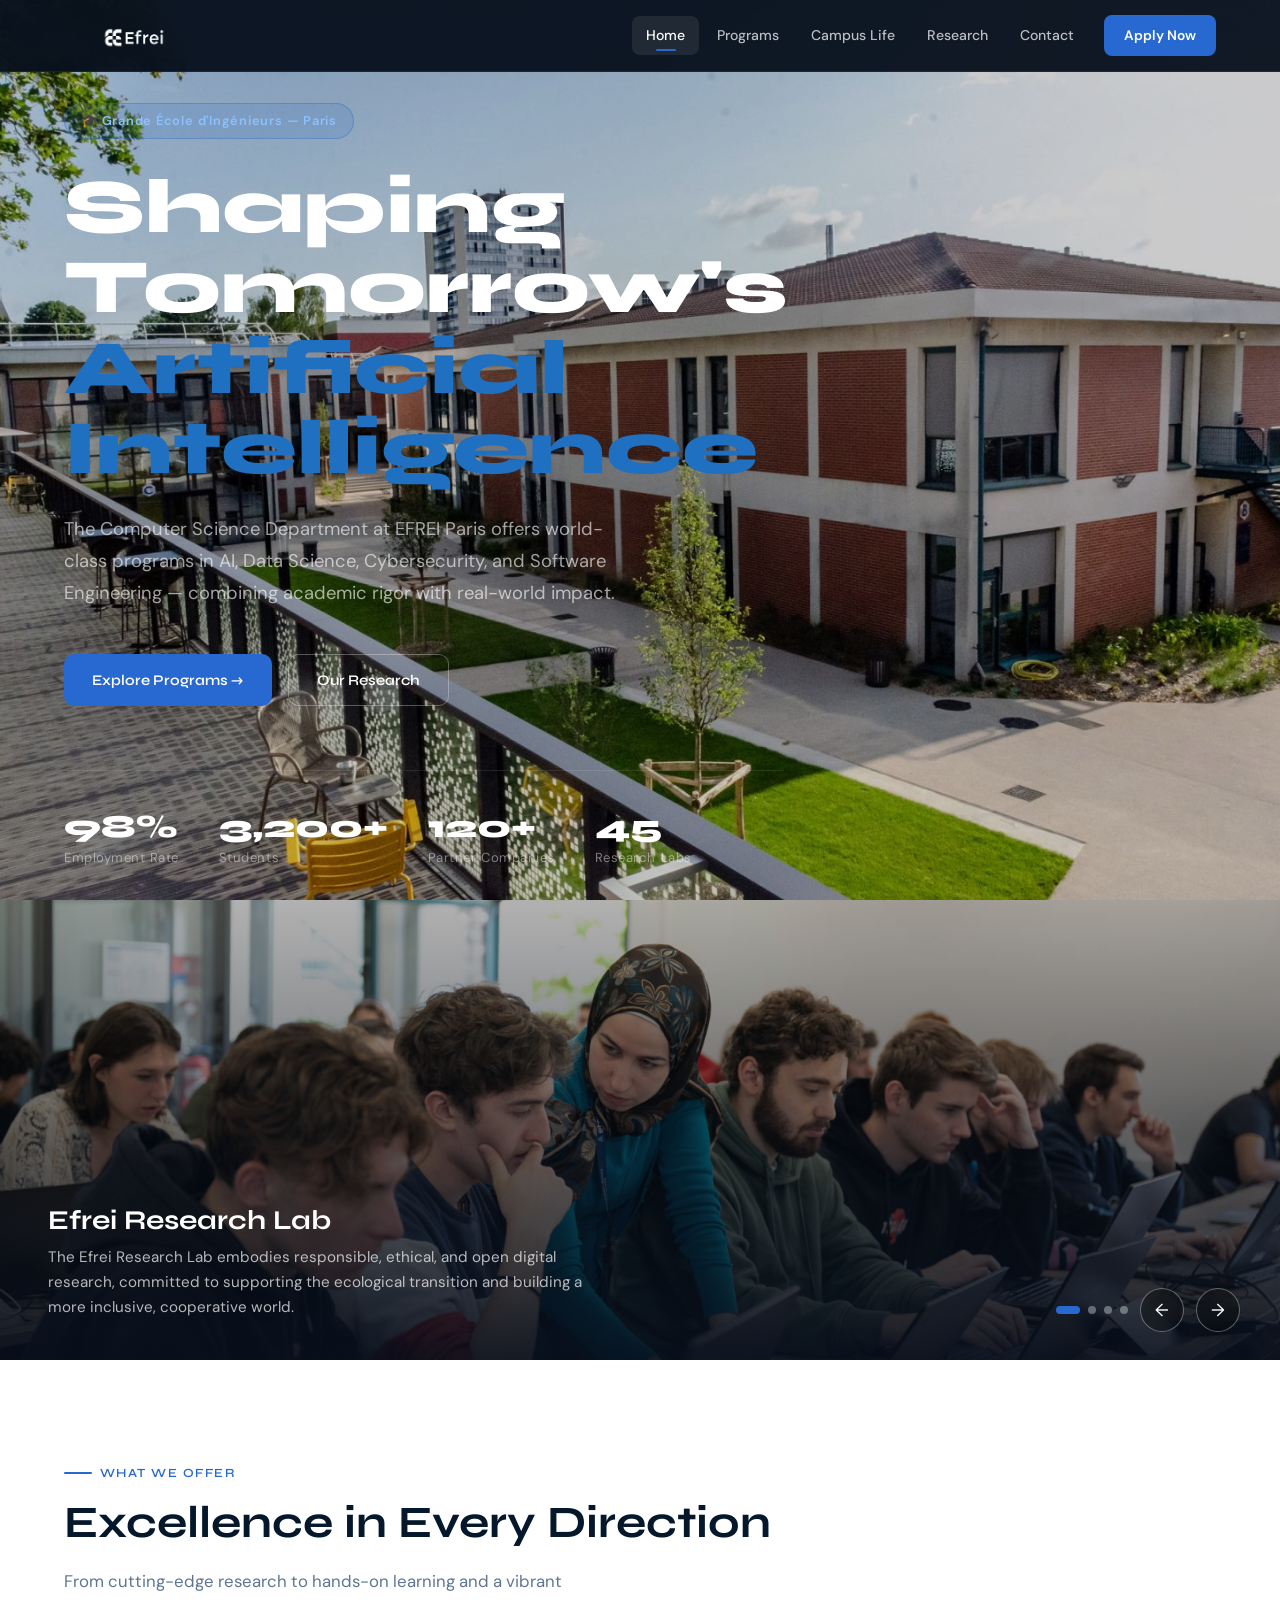
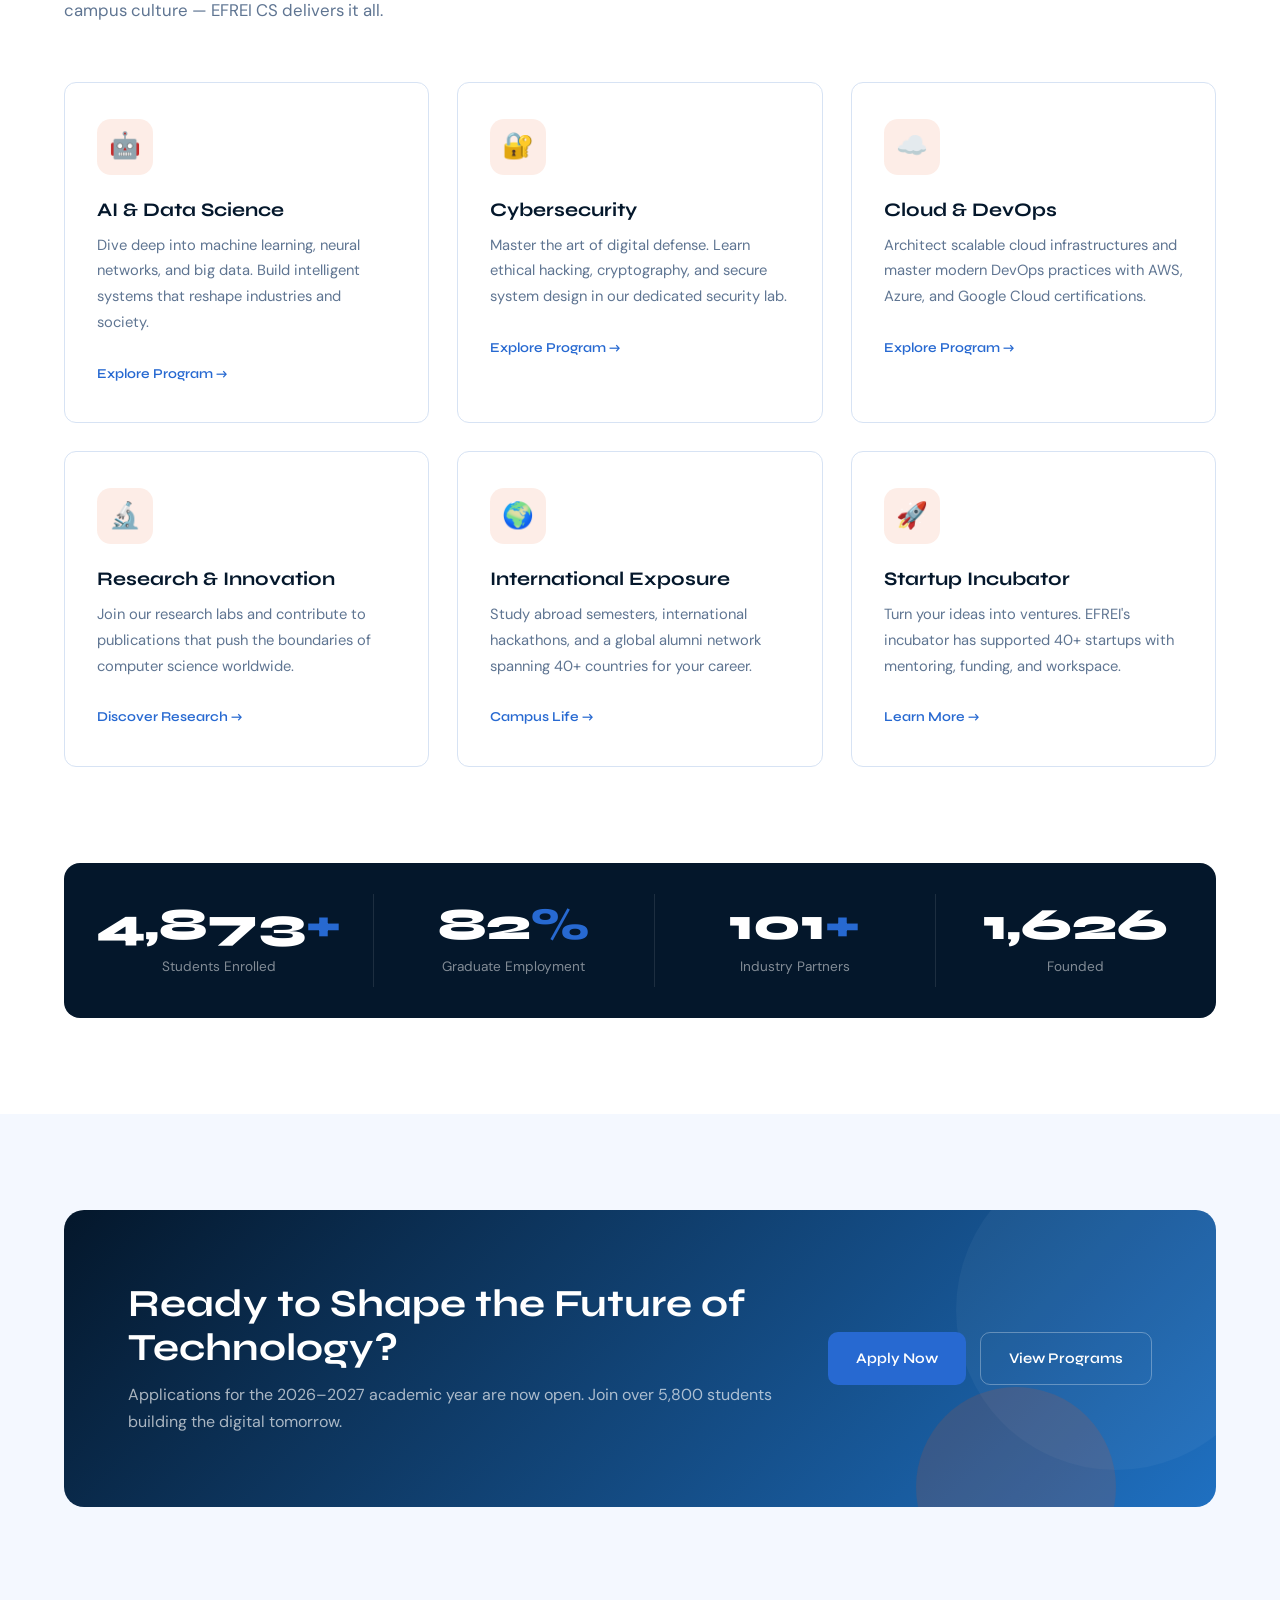
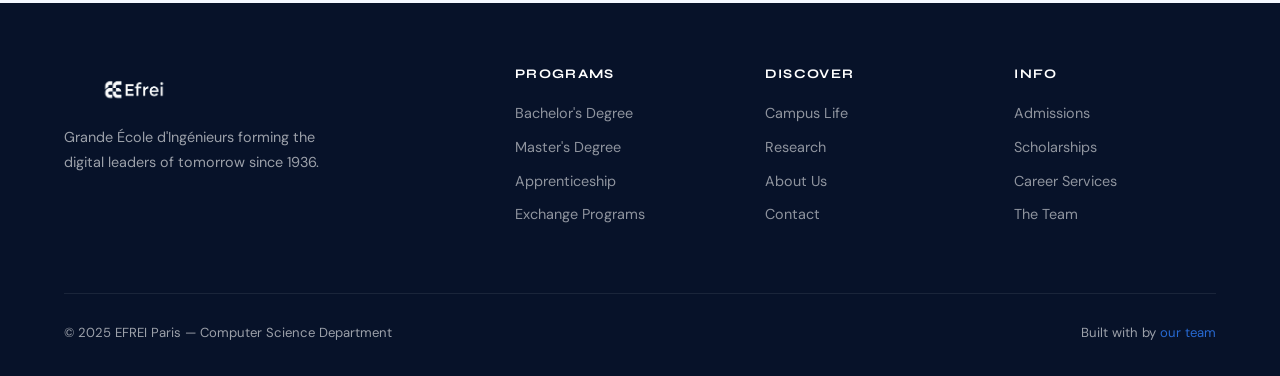
<file: efrei-cs/efrei-cs/html/index.html>
<!DOCTYPE html>
<html lang="en">
<head>
  <meta charset="UTF-8" />
  <meta name="viewport" content="width=device-width, initial-scale=1.0" />
  <title>EFREI — Computer Science Department</title>
  <meta name="description" content="EFREI Paris Computer Science Department — Excellence in AI, Data Science, Cybersecurity, and Software Engineering." />
  <link rel="stylesheet" href="../css/styles.css" />
  <link rel="icon" href="../images/favicon.svg" type="image/svg+xml" />
</head>
<body>

<!-- ═══════════════ HEADER ═══════════════ -->
<header class="site-header" id="siteHeader">
  <div class="container header-inner">
    <a class="logo" href="index.html">
      <div class="logo-mark">CS</div>
      <div class="logo-text">
        <strong>EFREI Paris</strong>
        <span>Computer Science</span>
      </div>
    </a>

    <nav class="main-nav" aria-label="Primary navigation">
      <a class="nav-link" href="index.html">Home</a>
      <a class="nav-link" href="programs.html">Programs</a>
      <a class="nav-link" href="campus-life.html">Campus Life</a>
      <a class="nav-link" href="research.html">Research</a>
      <a class="nav-link" href="contact.html">Contact</a>
      <a class="nav-link nav-cta" href="contact.html">Apply Now</a>
    </nav>

    <button class="hamburger" id="hamburger" aria-label="Open menu" aria-expanded="false">
      <span></span><span></span><span></span>
    </button>
  </div>
</header>

<!-- MOBILE NAV -->
<nav class="mobile-nav" id="mobileNav" aria-label="Mobile navigation">
  <a class="nav-link" href="index.html">Home</a>
  <a class="nav-link" href="programs.html">Programs</a>
  <a class="nav-link" href="campus-life.html">Campus Life</a>
  <a class="nav-link" href="research.html">Research</a>
  <a class="nav-link" href="contact.html">Contact</a>
  <a class="nav-link nav-cta" href="contact.html">Apply Now</a>
</nav>

<!-- ═══════════════ HERO ═══════════════ -->
<section class="hero">
  <div class="hero-bg"></div>
  <div class="hero-media">
    <img src="../images/efrei-campus.jpg" alt="EFREI campus building" />
  </div>
  <div class="hero-grid"></div>
  <div class="container">
    <div class="hero-inner">
      <div class="hero-content">
        <div class="hero-badge">🎓 Grande École d'Ingénieurs — Paris</div>
        <h1 class="hero-title">
          Shaping Tomorrow's<br>
          <em id="typewriter">Engineers</em>
        </h1>
        <p class="hero-sub">
          The Computer Science Department at EFREI Paris offers world-class programs in AI, Data Science, Cybersecurity, and Software Engineering — combining academic rigor with real-world impact.
        </p>
        <div class="hero-actions">
          <a href="programs.html" class="btn btn-primary">Explore Programs →</a>
          <a href="research.html" class="btn btn-secondary">Our Research</a>
        </div>

        <div class="hero-stats">
          <div class="stat-item">
            <div class="stat-num">98%</div>
            <div class="stat-label">Employment Rate</div>
          </div>
          <div class="stat-item">
            <div class="stat-num">3,200+</div>
            <div class="stat-label">Students</div>
          </div>
          <div class="stat-item">
            <div class="stat-num">120+</div>
            <div class="stat-label">Partner Companies</div>
          </div>
          <div class="stat-item">
            <div class="stat-num">45</div>
            <div class="stat-label">Research Labs</div>
          </div>
        </div>
      </div>
    </div>
  </div>
</section>

<!-- ═══════════════ CAROUSEL ═══════════════ -->
<section class="carousel-section">
  <div class="carousel-wrapper" aria-label="Campus highlights">
    <div class="carousel-track" id="carouselTrack">

      <article class="carousel-slide">
        <div class="carousel-slide-bg" style="background: linear-gradient(rgba(0,0,0,0.3), rgba(0,0,0,0.3)), url('../images/efrei-research.jpg'); background-size: cover; background-position: center;"></div>
        <div class="carousel-caption">
          <h3>Efrei Research Lab</h3>
          <p>The Efrei Research Lab embodies responsible, ethical, and open digital research, committed to supporting the ecological transition and building a more inclusive, cooperative world.</p>
        </div>
      </article>

      <article class="carousel-slide">
        <div class="carousel-slide-bg" style="background: linear-gradient(rgba(0,0,0,0.3), rgba(0,0,0,0.3)), url('../images/international-partnership.jpg'); background-size: cover; background-position: center;"></div>
        <div class="carousel-caption">
          <h3>International Partnerships</h3>
          <p>EFREI have a global network of 106 partner institutions across 46 countries. Each year, around 1,300 student exchanges reflect its strong commitment to international mobility and global engagement.</p>
        </div>
      </article>

      <article class="carousel-slide">
        <div class="carousel-slide-bg" style="background: linear-gradient(rgba(0,0,0,0.3), rgba(0,0,0,0.3)), url('../images/campus-life.jpg'); background-size: cover; background-position: center;"></div>
        <div class="carousel-caption">
          <h3>Vibrant Student Community</h3>
          <p>Join 60+ student clubs, hackathons, and tech events. Build lifelong friendships and professional connections.</p>
        </div>
      </article>

      <article class="carousel-slide">
        <div class="carousel-slide-bg" style="background: linear-gradient(rgba(0,0,0,0.3), rgba(0,0,0,0.3)), url('../images/efrei-curriculum.jpg'); background-size: cover; background-position: center;"></div>
        <div class="carousel-caption">
          <h3>Industry-Aligned Curriculum</h3>
          <p>Our curriculum is co-designed with industry leaders ensuring graduates are ready to solve real-world challenges from day one.</p>
        </div>
      </article>

    </div>

    <div class="carousel-controls">
      <div class="carousel-dots">
        <button class="carousel-dot active" aria-label="Slide 1"></button>
        <button class="carousel-dot" aria-label="Slide 2"></button>
        <button class="carousel-dot" aria-label="Slide 3"></button>
        <button class="carousel-dot" aria-label="Slide 4"></button>
      </div>
      <button class="carousel-btn" id="carouselPrev" aria-label="Previous">&#8592;</button>
      <button class="carousel-btn" id="carouselNext" aria-label="Next">&#8594;</button>
    </div>
  </div>
</section>

<!-- ═══════════════ HIGHLIGHTS ═══════════════ -->
<section class="section">
  <div class="container">
    <div class="reveal">
      <div class="section-label">What We Offer</div>
      <h2 class="section-title">Excellence in Every Direction</h2>
      <p class="section-sub">From cutting-edge research to hands-on learning and a vibrant campus culture — EFREI CS delivers it all.</p>
    </div>

    <div class="highlights-grid stagger">
      <div class="highlight-card">
        <div class="highlight-icon">🤖</div>
        <h3>AI & Data Science</h3>
        <p>Dive deep into machine learning, neural networks, and big data. Build intelligent systems that reshape industries and society.</p>
        <a href="programs.html" class="link-arrow">Explore Program →</a>
      </div>

      <div class="highlight-card">
        <div class="highlight-icon">🔐</div>
        <h3>Cybersecurity</h3>
        <p>Master the art of digital defense. Learn ethical hacking, cryptography, and secure system design in our dedicated security lab.</p>
        <a href="programs.html" class="link-arrow">Explore Program →</a>
      </div>

      <div class="highlight-card">
        <div class="highlight-icon">☁️</div>
        <h3>Cloud & DevOps</h3>
        <p>Architect scalable cloud infrastructures and master modern DevOps practices with AWS, Azure, and Google Cloud certifications.</p>
        <a href="programs.html" class="link-arrow">Explore Program →</a>
      </div>

      <div class="highlight-card">
        <div class="highlight-icon">🔬</div>
        <h3>Research & Innovation</h3>
        <p>Join our research labs and contribute to publications that push the boundaries of computer science worldwide.</p>
        <a href="research.html" class="link-arrow">Discover Research →</a>
      </div>

      <div class="highlight-card">
        <div class="highlight-icon">🌍</div>
        <h3>International Exposure</h3>
        <p>Study abroad semesters, international hackathons, and a global alumni network spanning 40+ countries for your career.</p>
        <a href="campus-life.html" class="link-arrow">Campus Life →</a>
      </div>

      <div class="highlight-card">
        <div class="highlight-icon">🚀</div>
        <h3>Startup Incubator</h3>
        <p>Turn your ideas into ventures. EFREI's incubator has supported 40+ startups with mentoring, funding, and workspace.</p>
        <a href="campus-life.html" class="link-arrow">Learn More →</a>
      </div>
    </div>
  </div>
</section>

<!-- ═══════════════ COUNTERS ═══════════════ -->
<section class="section" style="padding: 0 0 96px;">
  <div class="container">
    <div class="counters-grid reveal">
      <div class="counter-item">
        <div class="counter-num" data-target="5800" data-suffix="+">0</div>
        <div class="counter-label">Students Enrolled</div>
      </div>
      <div class="counter-item">
        <div class="counter-num" data-target="98" data-suffix="%">0</div>
        <div class="counter-label">Graduate Employment</div>
      </div>
      <div class="counter-item">
        <div class="counter-num" data-target="120" data-suffix="+">0</div>
        <div class="counter-label">Industry Partners</div>
      </div>
      <div class="counter-item">
        <div class="counter-num" data-target="1936" data-suffix="">0</div>
        <div class="counter-label">Founded</div>
      </div>
    </div>
  </div>
</section>

<!-- ═══════════════ CTA BANNER ═══════════════ -->
<section class="section section--alt">
  <div class="container">
    <div class="cta-banner reveal">
      <div class="cta-text">
        <h2>Ready to Shape the Future of Technology?</h2>
        <p>Applications for the 2026–2027 academic year are now open. Join over 5,800 students building the digital tomorrow.</p>
      </div>
      <div class="cta-actions">
        <a href="contact.html" class="btn btn-primary">Apply Now</a>
        <a href="programs.html" class="btn btn-secondary">View Programs</a>
      </div>
    </div>
  </div>
</section>

<!-- ═══════════════ FOOTER ═══════════════ -->
<footer class="site-footer">
  <div class="container">
    <div class="footer-grid">
      <div class="footer-brand">
        <a class="logo" href="index.html">
          <div class="logo-mark">CS</div>
          <div class="logo-text">
            <strong>EFREI Paris</strong>
            <span>Computer Science</span>
          </div>
        </a>
        <p class="footer-tagline">Grande École d'Ingénieurs forming the digital leaders of tomorrow since 1936.</p>
      </div>

      <div class="footer-col">
        <h4>Programs</h4>
        <a href="programs.html">Bachelor's Degree</a>
        <a href="programs.html">Master's Degree</a>
        <a href="programs.html">Apprenticeship</a>
        <a href="programs.html">Exchange Programs</a>
      </div>

      <div class="footer-col">
        <h4>Discover</h4>
        <a href="campus-life.html">Campus Life</a>
        <a href="research.html">Research</a>
        <a href="about.html">About Us</a>
        <a href="contact.html">Contact</a>
      </div>

      <div class="footer-col">
        <h4>Info</h4>
        <a href="#">Admissions</a>
        <a href="#">Scholarships</a>
        <a href="#">Career Services</a>
        <a href="about.html">The Team</a>
      </div>
    </div>

    <div class="footer-bottom">
      <span>© 2025 EFREI Paris — Computer Science Department</span>
      <span>Built with by <a href="about.html">our team</a></span>
    </div>
  </div>
</footer>

<script src="../js/script.js"></script>
</body>
</html>
</file>
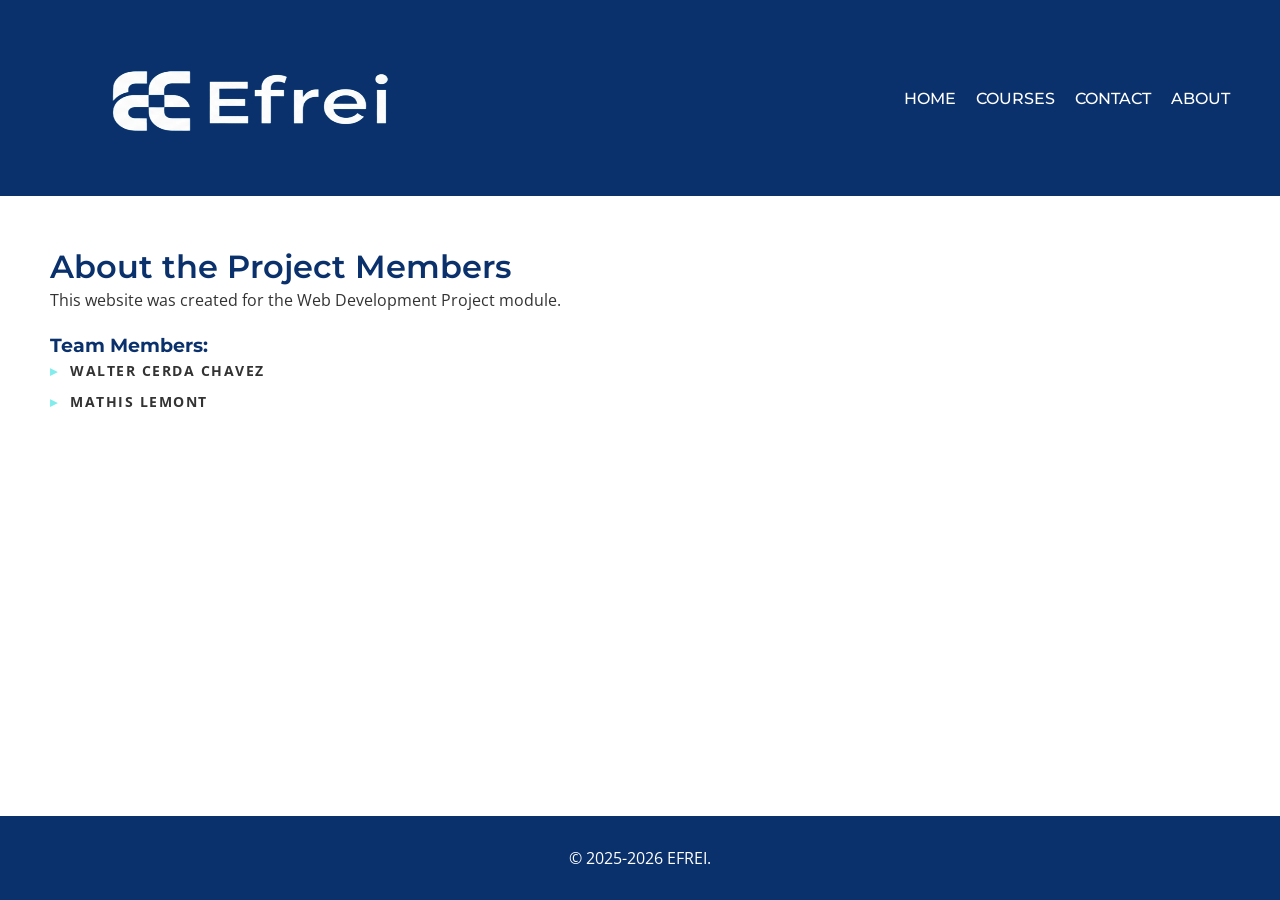
<file: HTML/about.html>
<!DOCTYPE html>
<html lang="en">
<head>
    <meta charset="UTF-8">
    <title>About | Project Team</title>
    <link rel="stylesheet" href="../CSS/style.css">
</head>
<body>
    <header>
        <a href="./index.html"><img width="400" height="150" src="../IMG/EFREI_logo.png" alt="EFREI_logo" /></a>
        <nav>
            <ul>
                <li><a href="./index.html">Home</a></li>
                <li><a href="./courses.html">Courses</a></li>
                <li><a href="./contact.html">Contact</a></li>
                <li><a href="./about.html">About</a></li>
            </ul>
        </nav>
    </header>

    <main style="padding: 50px;">
        <h2>About the Project Members</h2>
        <p>This website was created for the Web Development Project module.</p>
        
        <div style="margin-top: 20px;">
            <h3>Team Members:</h3>
            <ul class="custom-list">
                <li><strong>Walter Cerda Chavez</strong></li>
                <li><strong>Mathis Lemont</strong></li>
            </ul>
        </div>
    </main>

    <footer>
        <p>&copy; 2025-2026 EFREI.</p>
    </footer>
</body>
</html>
</file>
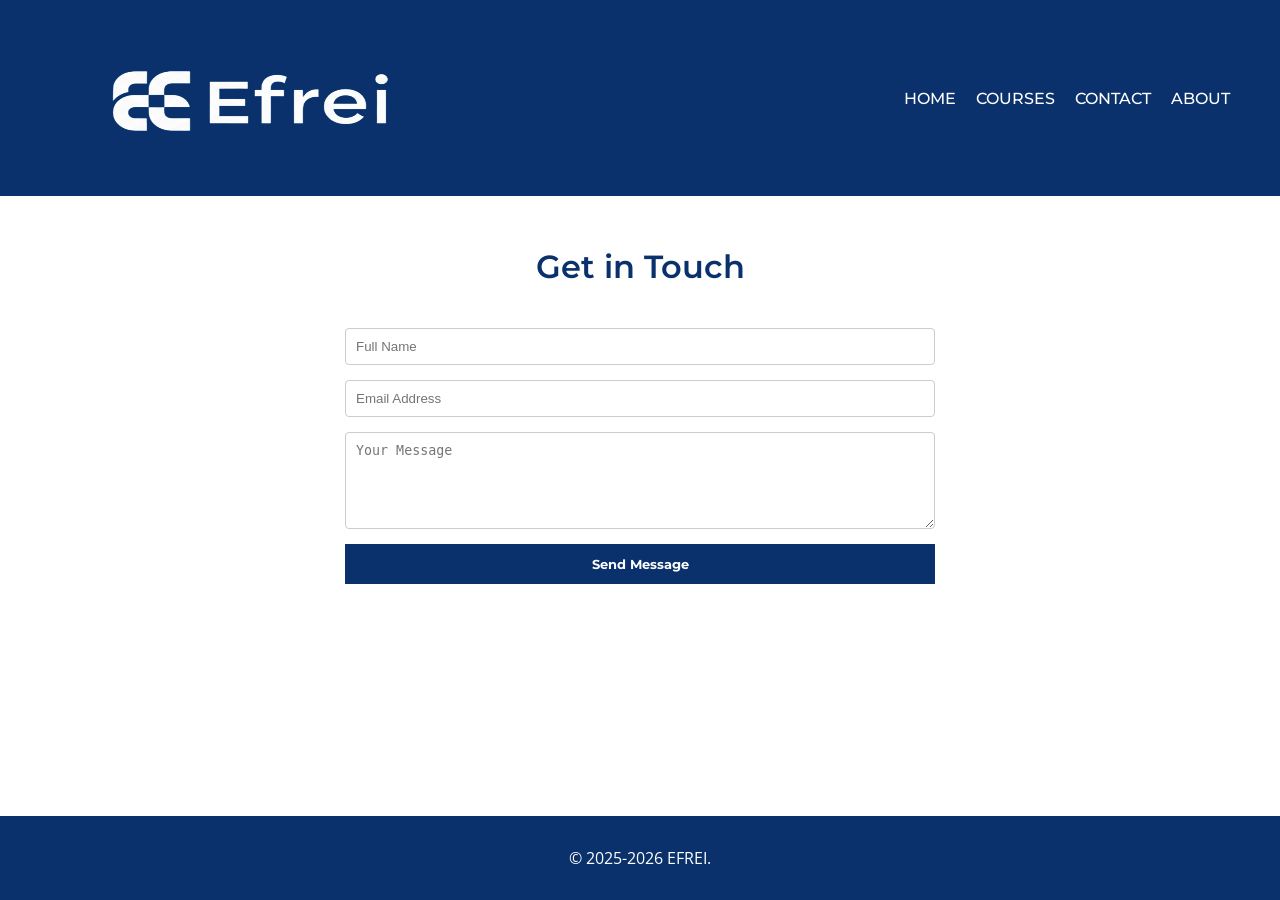
<file: HTML/contact.html>
<!DOCTYPE html>
<html lang="en">
<head>
    <meta charset="UTF-8">
    <title>Contact Us | EFREI</title>
    <link rel="stylesheet" href="../CSS/style.css">
</head>
<body>
    <header>
        <a href="./index.html"><img width="400" height="150" src="../IMG/EFREI_logo.png" alt="EFREI_logo" /></a>
        <nav>
            <ul>
                <li><a href="./index.html">Home</a></li>
                <li><a href="./courses.html">Courses</a></li>
                <li><a href="./contact.html">Contact</a></li>
                <li><a href="./about.html">About</a></li>
            </ul>
        </nav>
    </header>

    <main style="padding: 50px;">
        <h2 style="text-align: center;">Get in Touch</h2>
        <form id="contactForm">
            <input type="text" id="name" placeholder="Full Name" required>
            <input type="email" id="email" placeholder="Email Address" required>
            <textarea id="message" rows="5" placeholder="Your Message" required></textarea>
            <button type="submit">Send Message</button>
        </form>
    </main>

    <footer>
        <p>&copy; 2025-2026 EFREI.</p>
    </footer>
    <script src="../JS/script.js"></script>
</body>
</html>
</file>
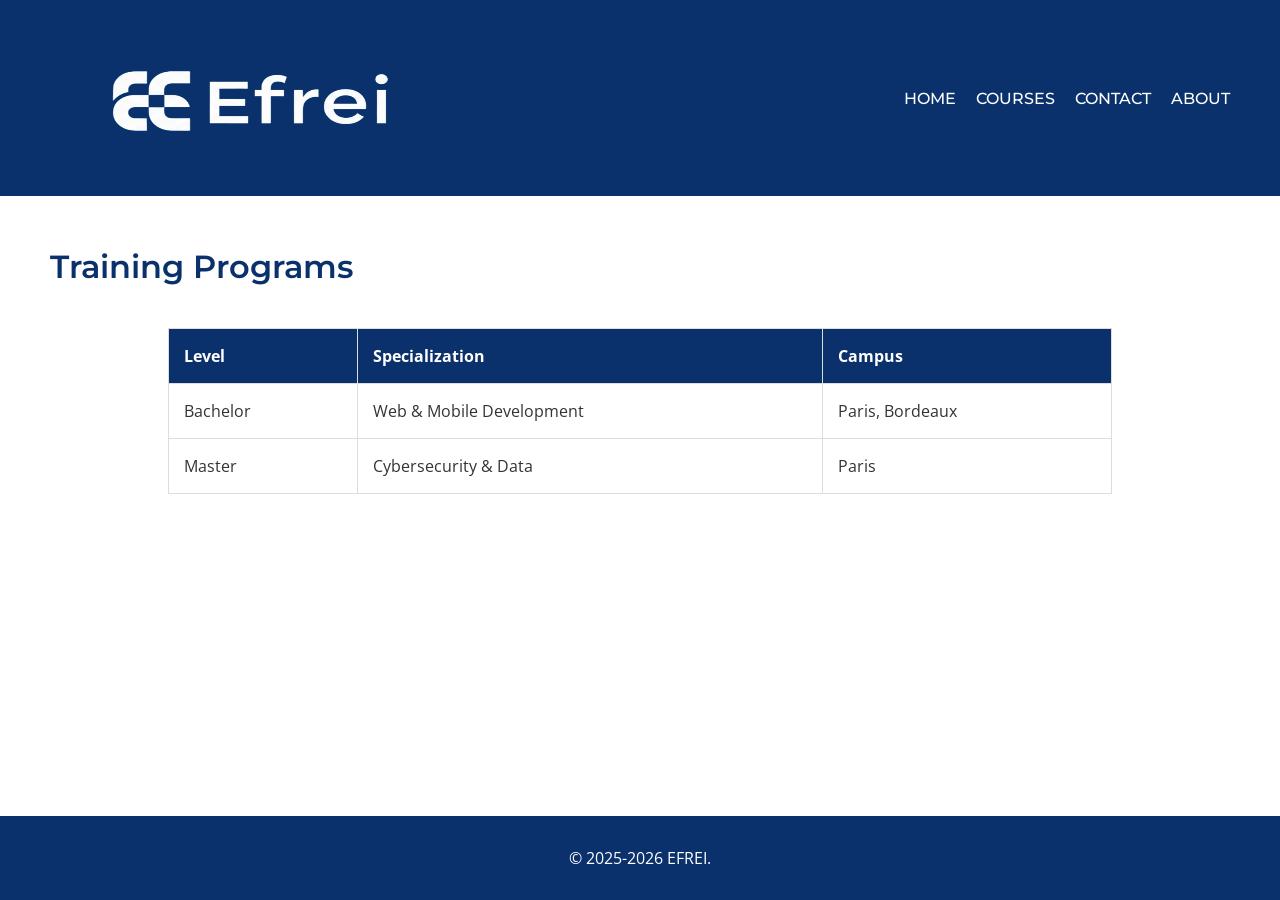
<file: HTML/courses.html>
<!DOCTYPE html>
<html lang="en">
<head>
    <meta charset="UTF-8">
    <title>Courses | EFREI</title>
    <link rel="stylesheet" href="../CSS/style.css">
</head>
<body>
    <header>
        <a href="./index.html"><img width="400" height="150" src="../IMG/EFREI_logo.png" alt="EFREI_logo" /></a>
        <nav>
            <ul>
                <li><a href="./index.html">Home</a></li>
                <li><a href="./courses.html">Courses</a></li>
                <li><a href="./contact.html">Contact</a></li>
                <li><a href="./about.html">About</a></li>
            </ul>
        </nav>
    </header>

    <main style="padding: 50px;">
        <h2>Training Programs</h2>
        <table>
            <thead>
                <tr>
                    <th>Level</th>
                    <th>Specialization</th>
                    <th>Campus</th>
                </tr>
            </thead>
            <tbody>
                <tr>
                    <td>Bachelor</td>
                    <td>Web & Mobile Development</td>
                    <td>Paris, Bordeaux</td>
                </tr>
                <tr>
                    <td>Master</td>
                    <td>Cybersecurity & Data</td>
                    <td>Paris</td>
                </tr>
            </tbody>
        </table>
    </main>

    <footer>
        <p>&copy; 2025-2026 EFREI.</p>
    </footer>
</body>
</html>
</file>
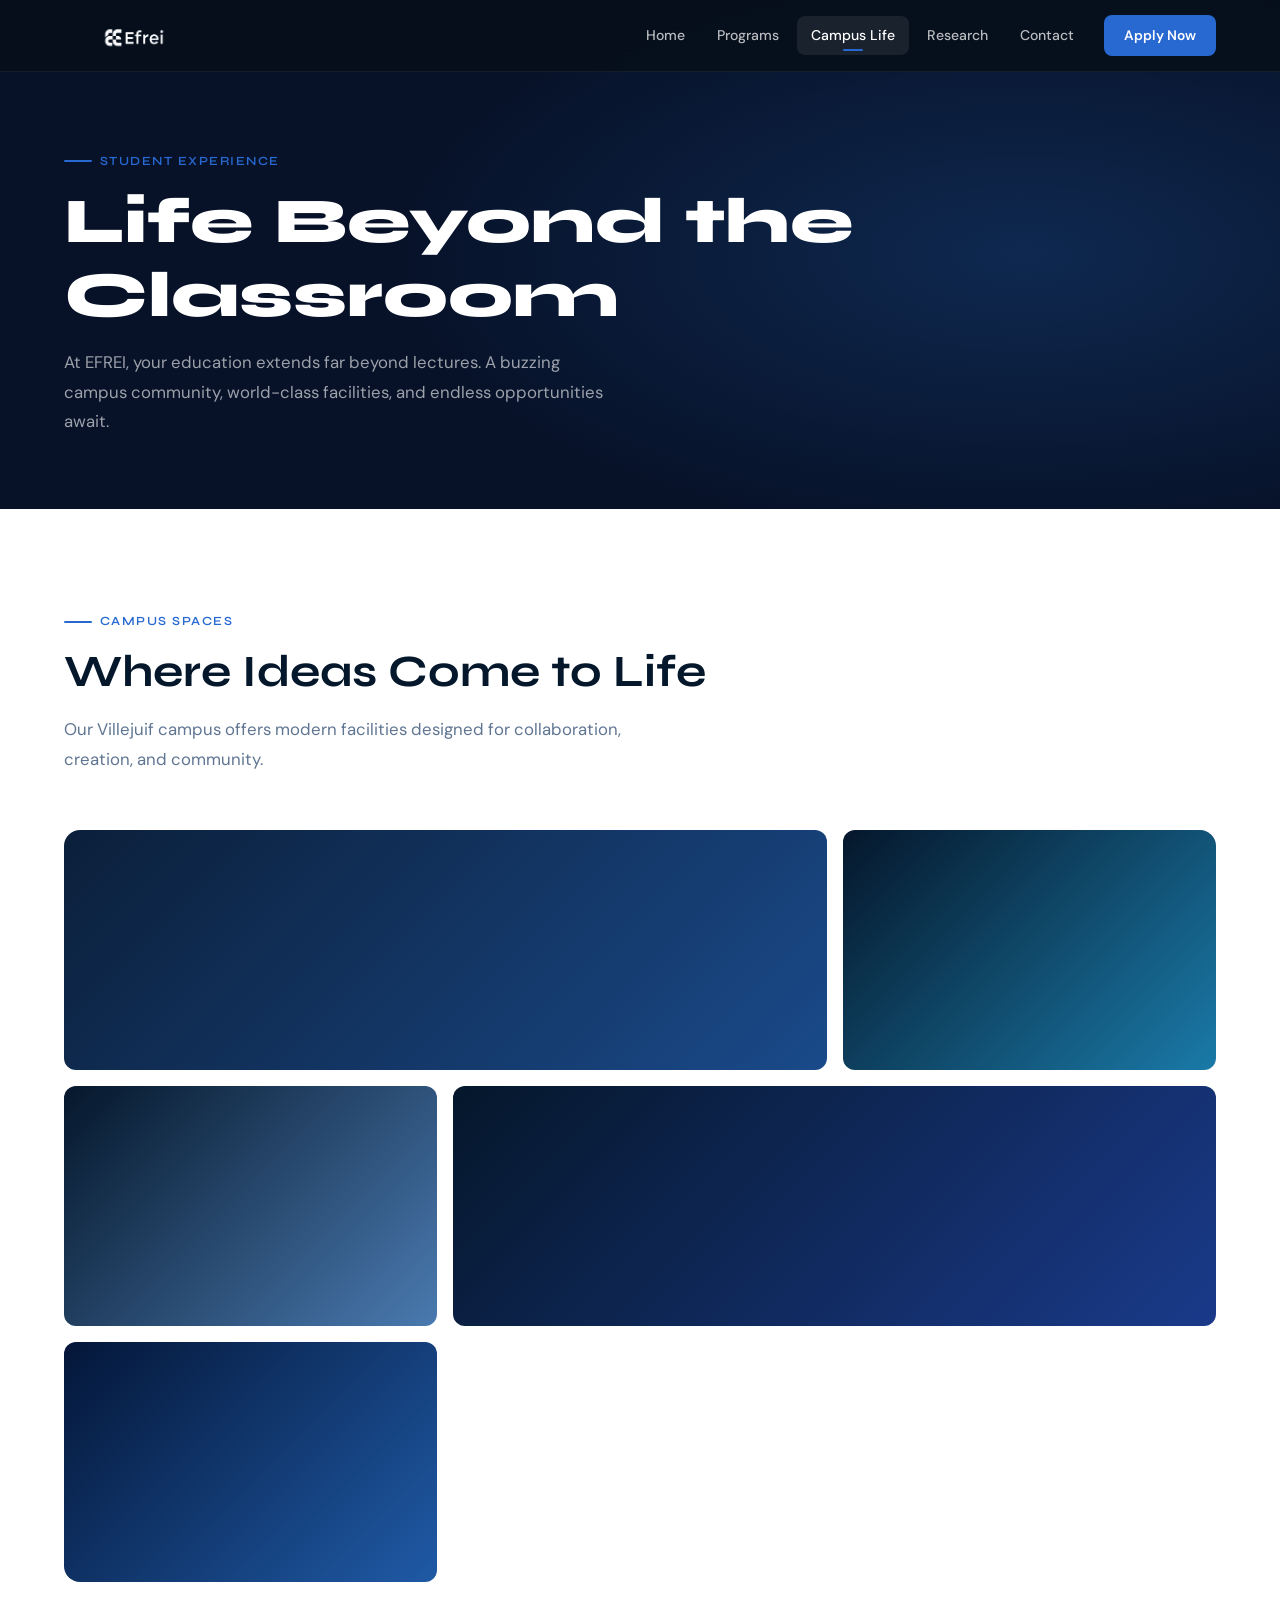
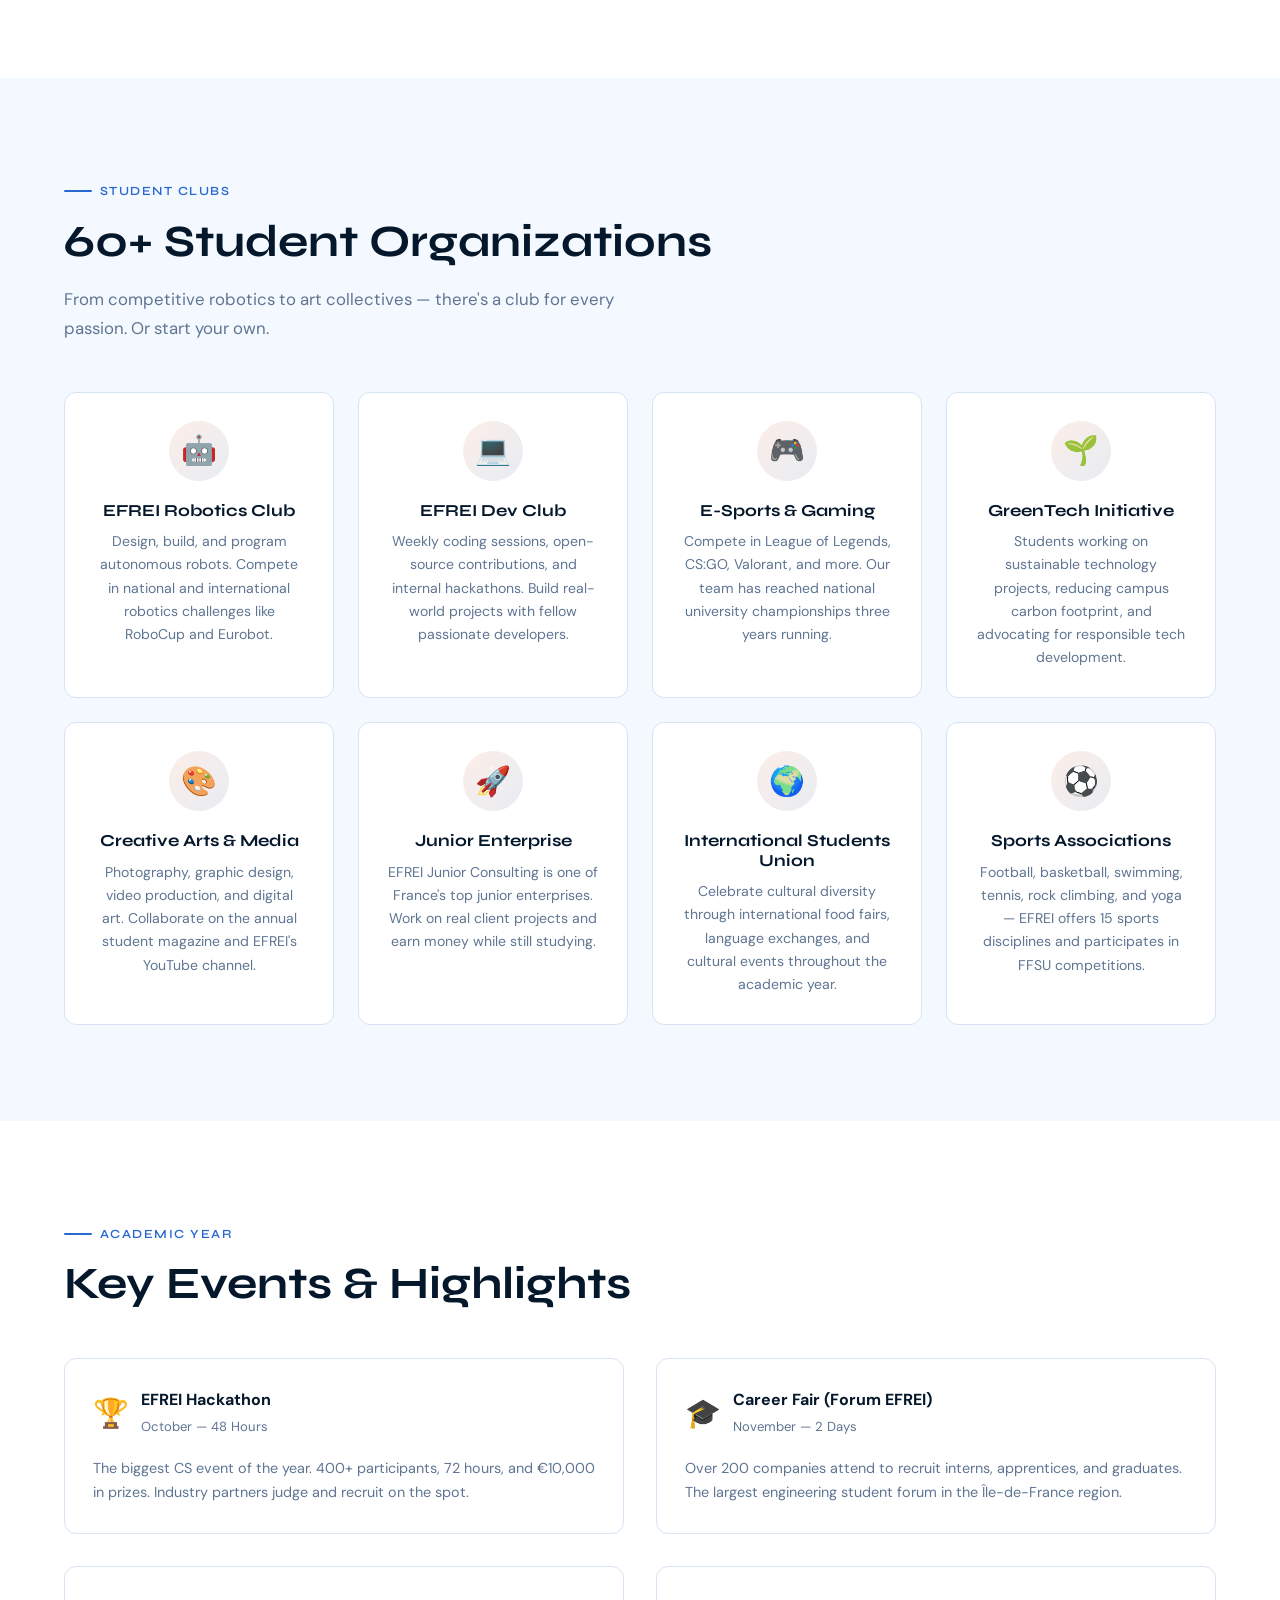
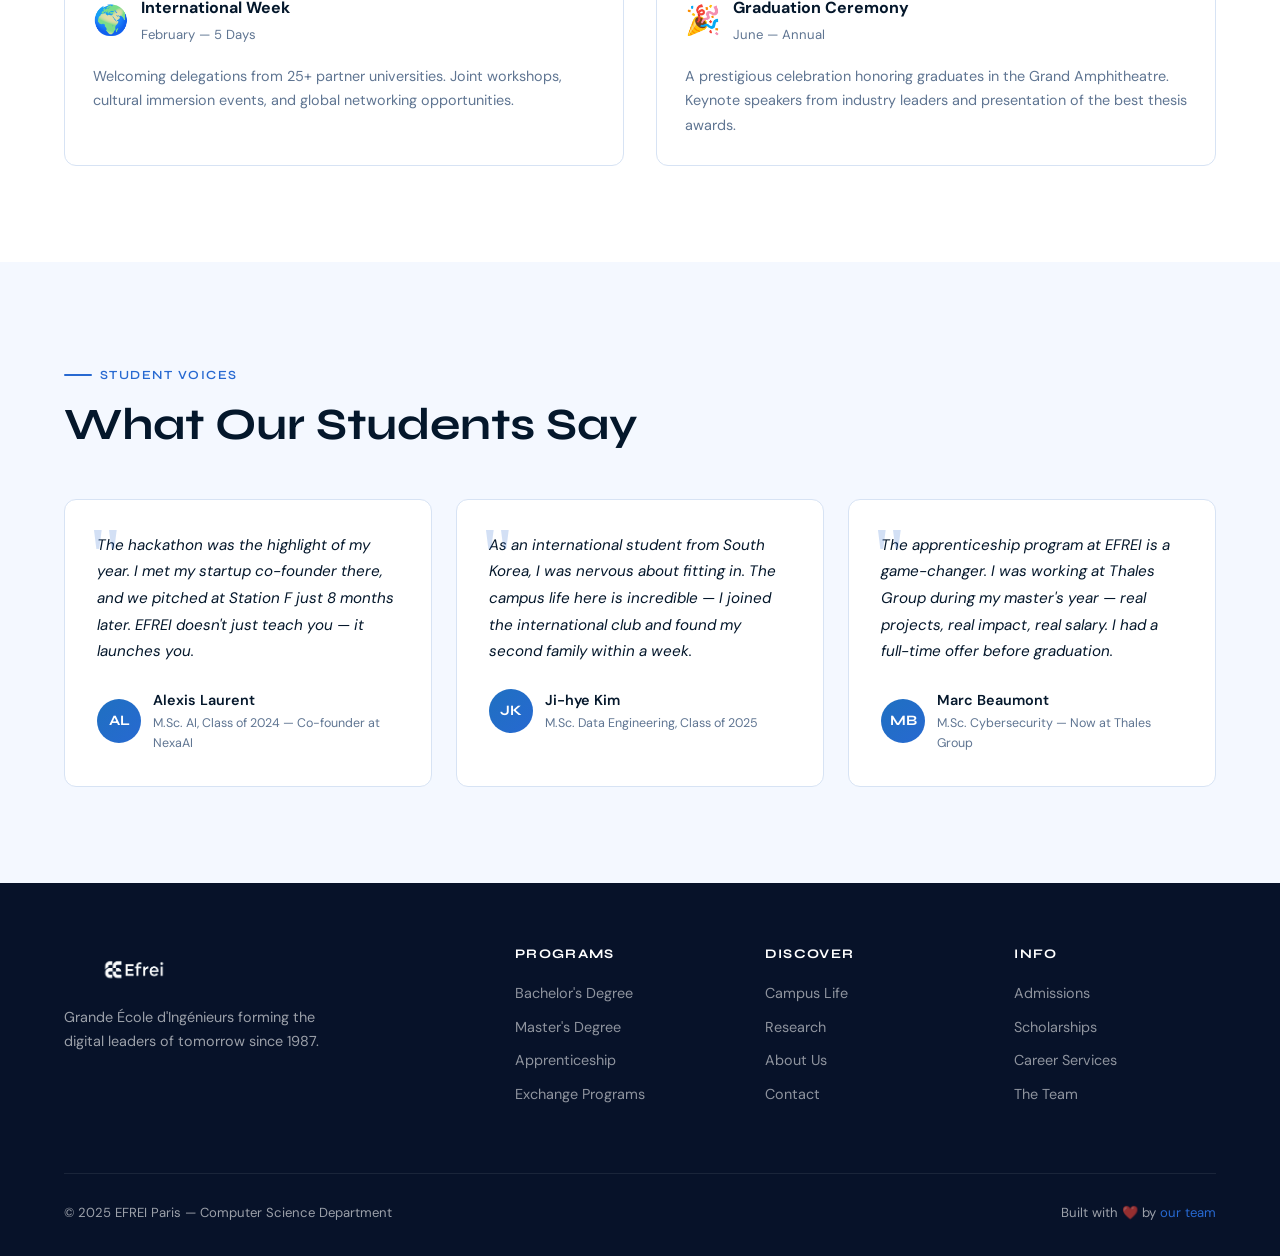
<file: efrei-cs/efrei-cs/html/campus-life.html>
<!DOCTYPE html>
<html lang="en">
<head>
  <meta charset="UTF-8" />
  <meta name="viewport" content="width=device-width, initial-scale=1.0" />
  <title>Campus Life — EFREI Computer Science</title>
  <meta name="description" content="Discover the vibrant campus life at EFREI Paris — clubs, events, sports, and a thriving student community." />
  <link rel="stylesheet" href="../css/styles.css" />
  <link rel="icon" href="../images/favicon.svg" type="image/svg+xml" />
</head>
<body>

<!-- HEADER -->
<header class="site-header" id="siteHeader">
  <div class="container header-inner">
    <a class="logo" href="index.html">
      <div class="logo-mark">CS</div>
      <div class="logo-text"><strong>EFREI Paris</strong><span>Computer Science</span></div>
    </a>
    <nav class="main-nav" aria-label="Primary navigation">
      <a class="nav-link" href="index.html">Home</a>
      <a class="nav-link" href="programs.html">Programs</a>
      <a class="nav-link active" href="campus-life.html">Campus Life</a>
      <a class="nav-link" href="research.html">Research</a>
      <a class="nav-link" href="contact.html">Contact</a>
      <a class="nav-link nav-cta" href="contact.html">Apply Now</a>
    </nav>
    <button class="hamburger" id="hamburger" aria-label="Open menu"><span></span><span></span><span></span></button>
  </div>
</header>
<nav class="mobile-nav" id="mobileNav">
  <a class="nav-link" href="index.html">Home</a>
  <a class="nav-link" href="programs.html">Programs</a>
  <a class="nav-link active" href="campus-life.html">Campus Life</a>
  <a class="nav-link" href="research.html">Research</a>
  <a class="nav-link" href="contact.html">Contact</a>
  <a class="nav-link nav-cta" href="contact.html">Apply Now</a>
</nav>

<!-- PAGE HERO -->
<section class="page-hero">
  <div class="container page-hero-content">
    <div class="section-label">Student Experience</div>
    <h1 class="page-title">Life Beyond the Classroom</h1>
    <p class="page-sub">At EFREI, your education extends far beyond lectures. A buzzing campus community, world-class facilities, and endless opportunities await.</p>
  </div>
</section>

<!-- GALLERY -->
<section class="section">
  <div class="container">
    <div class="reveal">
      <div class="section-label">Campus Spaces</div>
      <h2 class="section-title">Where Ideas Come to Life</h2>
      <p class="section-sub">Our Villejuif campus offers modern facilities designed for collaboration, creation, and community.</p>
    </div>

    <div class="campus-gallery reveal">
      <div class="campus-gallery-item" style="background: linear-gradient(135deg, #0B1F3A, #1A4A8A); height:240px;">
        <div class="gallery-overlay"><span>Innovation Hub & Maker Space</span></div>
      </div>
      <div class="campus-gallery-item" style="background: linear-gradient(135deg, #05172B, #1A7AA8); height:240px;">
        <div class="gallery-overlay"><span>Outdoor Campus Garden</span></div>
      </div>
      <div class="campus-gallery-item" style="background: linear-gradient(135deg, #05172B, #4A7AB0); height:240px;">
        <div class="gallery-overlay"><span>Student Lounge & Café</span></div>
      </div>
      <div class="campus-gallery-item" style="background: linear-gradient(135deg, #05172B, #1A3A8A); height:240px;">
        <div class="gallery-overlay"><span>Computer Science Labs</span></div>
      </div>
      <div class="campus-gallery-item" style="background: linear-gradient(135deg, #041638, #1F5AA6); height:240px;">
        <div class="gallery-overlay"><span>Library & Study Spaces</span></div>
      </div>
    </div>
  </div>
</section>

<!-- ACTIVITIES -->
<section class="section section--alt">
  <div class="container">
    <div class="reveal">
      <div class="section-label">Student Clubs</div>
      <h2 class="section-title">60+ Student Organizations</h2>
      <p class="section-sub">From competitive robotics to art collectives — there's a club for every passion. Or start your own.</p>
    </div>

    <div class="activities-grid stagger">
      <div class="activity-card">
        <div class="activity-icon">🤖</div>
        <h3>EFREI Robotics Club</h3>
        <p>Design, build, and program autonomous robots. Compete in national and international robotics challenges like RoboCup and Eurobot.</p>
      </div>
      <div class="activity-card">
        <div class="activity-icon">💻</div>
        <h3>EFREI Dev Club</h3>
        <p>Weekly coding sessions, open-source contributions, and internal hackathons. Build real-world projects with fellow passionate developers.</p>
      </div>
      <div class="activity-card">
        <div class="activity-icon">🎮</div>
        <h3>E-Sports & Gaming</h3>
        <p>Compete in League of Legends, CS:GO, Valorant, and more. Our team has reached national university championships three years running.</p>
      </div>
      <div class="activity-card">
        <div class="activity-icon">🌱</div>
        <h3>GreenTech Initiative</h3>
        <p>Students working on sustainable technology projects, reducing campus carbon footprint, and advocating for responsible tech development.</p>
      </div>
      <div class="activity-card">
        <div class="activity-icon">🎨</div>
        <h3>Creative Arts & Media</h3>
        <p>Photography, graphic design, video production, and digital art. Collaborate on the annual student magazine and EFREI's YouTube channel.</p>
      </div>
      <div class="activity-card">
        <div class="activity-icon">🚀</div>
        <h3>Junior Enterprise</h3>
        <p>EFREI Junior Consulting is one of France's top junior enterprises. Work on real client projects and earn money while still studying.</p>
      </div>
      <div class="activity-card">
        <div class="activity-icon">🌍</div>
        <h3>International Students Union</h3>
        <p>Celebrate cultural diversity through international food fairs, language exchanges, and cultural events throughout the academic year.</p>
      </div>
      <div class="activity-card">
        <div class="activity-icon">⚽</div>
        <h3>Sports Associations</h3>
        <p>Football, basketball, swimming, tennis, rock climbing, and yoga — EFREI offers 15 sports disciplines and participates in FFSU competitions.</p>
      </div>
    </div>
  </div>
</section>

<!-- EVENTS TIMELINE -->
<section class="section">
  <div class="container">
    <div class="reveal">
      <div class="section-label">Academic Year</div>
      <h2 class="section-title">Key Events & Highlights</h2>
    </div>

    <div style="display:grid;grid-template-columns:1fr 1fr;gap:32px;margin-top:48px;" class="stagger">
      <div class="card">
        <div class="card-body">
          <div style="display:flex;align-items:center;gap:12px;margin-bottom:16px;">
            <span style="font-size:1.8rem;">🏆</span>
            <div>
              <strong style="display:block;">EFREI Hackathon</strong>
              <span style="font-size:0.82rem;color:var(--muted);">October — 48 Hours</span>
            </div>
          </div>
          <p style="font-size:0.9rem;color:var(--muted);line-height:1.7;">The biggest CS event of the year. 400+ participants, 72 hours, and €10,000 in prizes. Industry partners judge and recruit on the spot.</p>
        </div>
      </div>

      <div class="card">
        <div class="card-body">
          <div style="display:flex;align-items:center;gap:12px;margin-bottom:16px;">
            <span style="font-size:1.8rem;">🎓</span>
            <div>
              <strong style="display:block;">Career Fair (Forum EFREI)</strong>
              <span style="font-size:0.82rem;color:var(--muted);">November — 2 Days</span>
            </div>
          </div>
          <p style="font-size:0.9rem;color:var(--muted);line-height:1.7;">Over 200 companies attend to recruit interns, apprentices, and graduates. The largest engineering student forum in the Île-de-France region.</p>
        </div>
      </div>

      <div class="card">
        <div class="card-body">
          <div style="display:flex;align-items:center;gap:12px;margin-bottom:16px;">
            <span style="font-size:1.8rem;">🌍</span>
            <div>
              <strong style="display:block;">International Week</strong>
              <span style="font-size:0.82rem;color:var(--muted);">February — 5 Days</span>
            </div>
          </div>
          <p style="font-size:0.9rem;color:var(--muted);line-height:1.7;">Welcoming delegations from 25+ partner universities. Joint workshops, cultural immersion events, and global networking opportunities.</p>
        </div>
      </div>

      <div class="card">
        <div class="card-body">
          <div style="display:flex;align-items:center;gap:12px;margin-bottom:16px;">
            <span style="font-size:1.8rem;">🎉</span>
            <div>
              <strong style="display:block;">Graduation Ceremony</strong>
              <span style="font-size:0.82rem;color:var(--muted);">June — Annual</span>
            </div>
          </div>
          <p style="font-size:0.9rem;color:var(--muted);line-height:1.7;">A prestigious celebration honoring graduates in the Grand Amphitheatre. Keynote speakers from industry leaders and presentation of the best thesis awards.</p>
        </div>
      </div>
    </div>
  </div>
</section>

<!-- TESTIMONIALS -->
<section class="section section--alt">
  <div class="container">
    <div class="reveal">
      <div class="section-label">Student Voices</div>
      <h2 class="section-title">What Our Students Say</h2>
    </div>

    <div class="testimonials-wrapper stagger">
      <div class="testimonial">
        <p class="testimonial-text">The hackathon was the highlight of my year. I met my startup co-founder there, and we pitched at Station F just 8 months later. EFREI doesn't just teach you — it launches you.</p>
        <div class="testimonial-author">
          <div class="author-avatar">AL</div>
          <div>
            <div class="author-name">Alexis Laurent</div>
            <div class="author-role">M.Sc. AI, Class of 2024 — Co-founder at NexaAI</div>
          </div>
        </div>
      </div>

      <div class="testimonial">
        <p class="testimonial-text">As an international student from South Korea, I was nervous about fitting in. The campus life here is incredible — I joined the international club and found my second family within a week.</p>
        <div class="testimonial-author">
          <div class="author-avatar">JK</div>
          <div>
            <div class="author-name">Ji-hye Kim</div>
            <div class="author-role">M.Sc. Data Engineering, Class of 2025</div>
          </div>
        </div>
      </div>

      <div class="testimonial">
        <p class="testimonial-text">The apprenticeship program at EFREI is a game-changer. I was working at Thales Group during my master's year — real projects, real impact, real salary. I had a full-time offer before graduation.</p>
        <div class="testimonial-author">
          <div class="author-avatar">MB</div>
          <div>
            <div class="author-name">Marc Beaumont</div>
            <div class="author-role">M.Sc. Cybersecurity — Now at Thales Group</div>
          </div>
        </div>
      </div>
    </div>
  </div>
</section>

<!-- FOOTER -->
<footer class="site-footer">
  <div class="container">
    <div class="footer-grid">
      <div class="footer-brand">
        <a class="logo" href="index.html"><div class="logo-mark">CS</div><div class="logo-text"><strong>EFREI Paris</strong><span>Computer Science</span></div></a>
        <p class="footer-tagline">Grande École d'Ingénieurs forming the digital leaders of tomorrow since 1987.</p>
      </div>
      <div class="footer-col"><h4>Programs</h4><a href="programs.html">Bachelor's Degree</a><a href="programs.html">Master's Degree</a><a href="programs.html">Apprenticeship</a><a href="programs.html">Exchange Programs</a></div>
      <div class="footer-col"><h4>Discover</h4><a href="campus-life.html">Campus Life</a><a href="research.html">Research</a><a href="about.html">About Us</a><a href="contact.html">Contact</a></div>
      <div class="footer-col"><h4>Info</h4><a href="#">Admissions</a><a href="#">Scholarships</a><a href="#">Career Services</a><a href="about.html">The Team</a></div>
    </div>
    <div class="footer-bottom"><span>© 2025 EFREI Paris — Computer Science Department</span><span>Built with ❤️ by <a href="about.html">our team</a></span></div>
  </div>
</footer>

<script src="../js/script.js"></script>
</body>
</html>
</file>
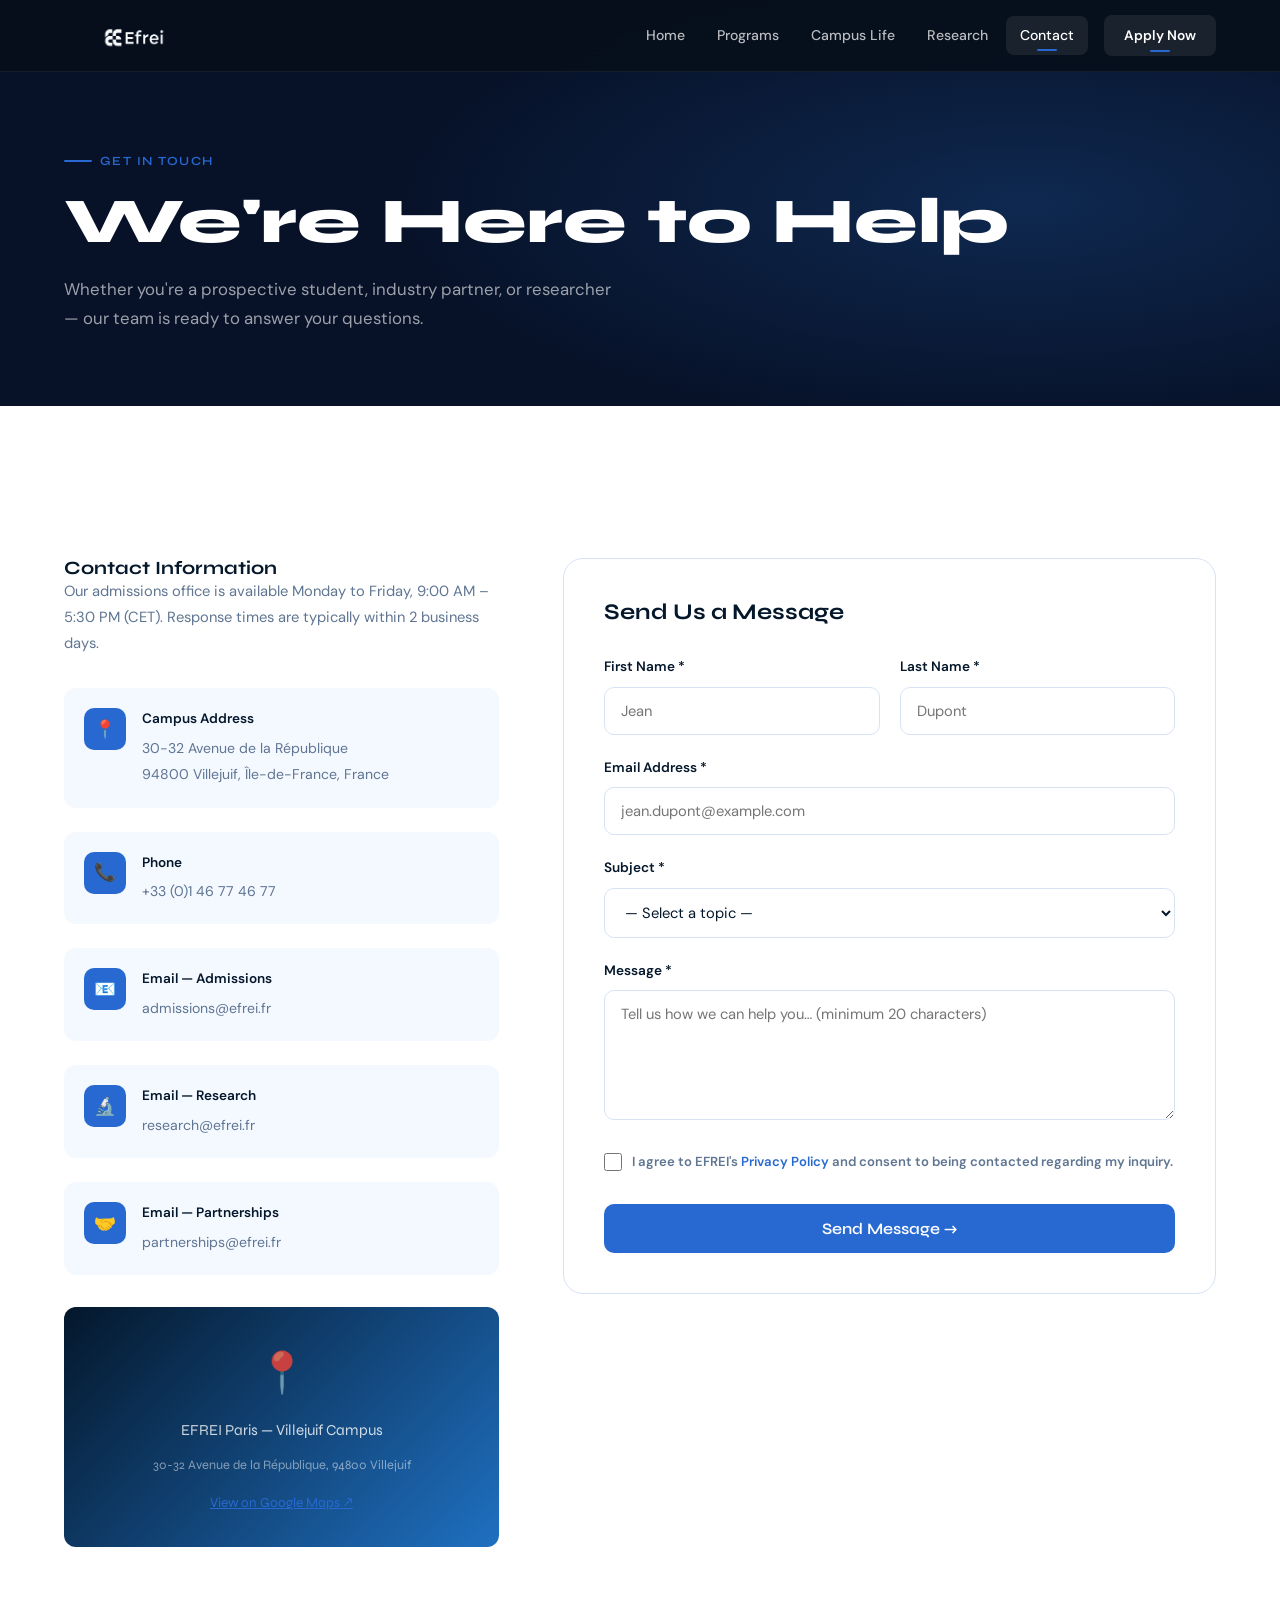
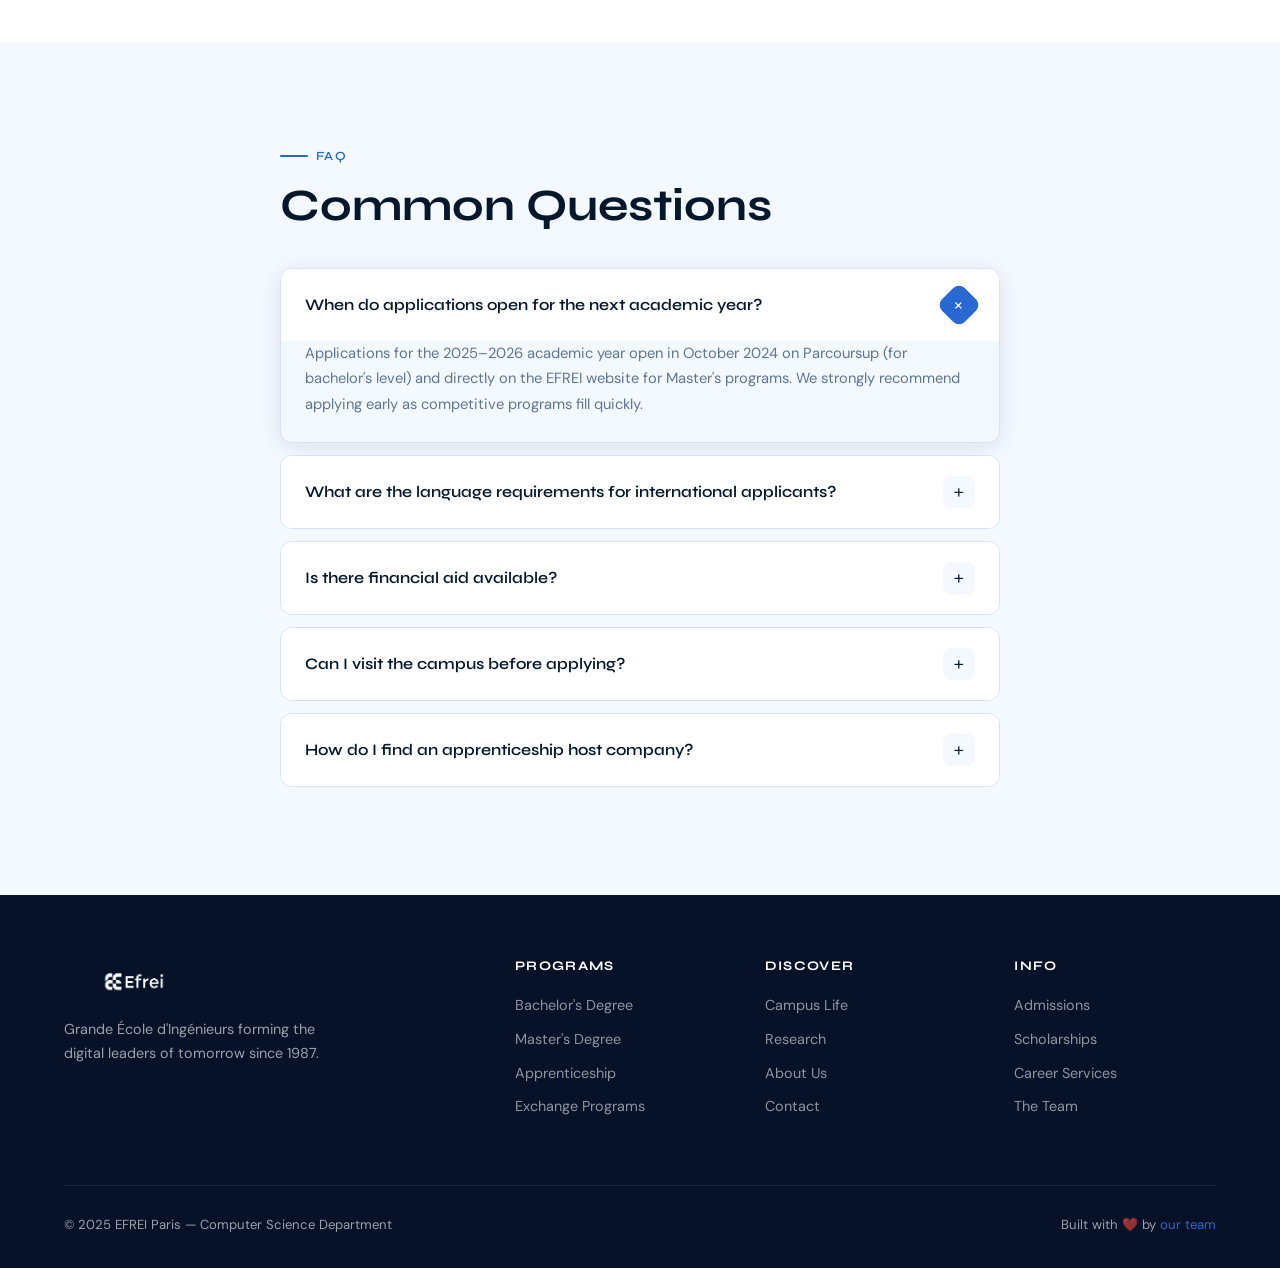
<file: efrei-cs/efrei-cs/html/contact.html>
<!DOCTYPE html>
<html lang="en">
<head>
  <meta charset="UTF-8" />
  <meta name="viewport" content="width=device-width, initial-scale=1.0" />
  <title>Contact — EFREI Computer Science</title>
  <meta name="description" content="Get in touch with the EFREI Paris Computer Science Department for admissions, partnerships, or general inquiries." />
  <link rel="stylesheet" href="../css/styles.css" />
  <link rel="icon" href="../images/favicon.svg" type="image/svg+xml" />
</head>
<body>

<!-- HEADER -->
<header class="site-header" id="siteHeader">
  <div class="container header-inner">
    <a class="logo" href="index.html">
      <div class="logo-mark">CS</div>
      <div class="logo-text"><strong>EFREI Paris</strong><span>Computer Science</span></div>
    </a>
    <nav class="main-nav" aria-label="Primary navigation">
      <a class="nav-link" href="index.html">Home</a>
      <a class="nav-link" href="programs.html">Programs</a>
      <a class="nav-link" href="campus-life.html">Campus Life</a>
      <a class="nav-link" href="research.html">Research</a>
      <a class="nav-link active" href="contact.html">Contact</a>
      <a class="nav-link nav-cta" href="contact.html">Apply Now</a>
    </nav>
    <button class="hamburger" id="hamburger" aria-label="Open menu"><span></span><span></span><span></span></button>
  </div>
</header>
<nav class="mobile-nav" id="mobileNav">
  <a class="nav-link" href="index.html">Home</a>
  <a class="nav-link" href="programs.html">Programs</a>
  <a class="nav-link" href="campus-life.html">Campus Life</a>
  <a class="nav-link" href="research.html">Research</a>
  <a class="nav-link active" href="contact.html">Contact</a>
  <a class="nav-link nav-cta" href="contact.html">Apply Now</a>
</nav>

<!-- PAGE HERO -->
<section class="page-hero">
  <div class="container page-hero-content">
    <div class="section-label">Get In Touch</div>
    <h1 class="page-title">We're Here to Help</h1>
    <p class="page-sub">Whether you're a prospective student, industry partner, or researcher — our team is ready to answer your questions.</p>
  </div>
</section>

<!-- CONTACT SECTION -->
<section class="section">
  <div class="container">
    <div class="contact-layout">

      <!-- LEFT: INFO -->
      <div class="reveal">
        <h3>Contact Information</h3>
        <p style="color:var(--muted);font-size:0.92rem;line-height:1.75;margin-bottom:32px;">
          Our admissions office is available Monday to Friday, 9:00 AM – 5:30 PM (CET).
          Response times are typically within 2 business days.
        </p>

        <div class="contact-detail">
          <div class="contact-detail-icon">📍</div>
          <div class="contact-detail-text">
            <strong>Campus Address</strong>
            <span>30-32 Avenue de la République<br>94800 Villejuif, Île-de-France, France</span>
          </div>
        </div>

        <div class="contact-detail">
          <div class="contact-detail-icon">📞</div>
          <div class="contact-detail-text">
            <strong>Phone</strong>
            <span>+33 (0)1 46 77 46 77</span>
          </div>
        </div>

        <div class="contact-detail">
          <div class="contact-detail-icon">📧</div>
          <div class="contact-detail-text">
            <strong>Email — Admissions</strong>
            <span>admissions@efrei.fr</span>
          </div>
        </div>

        <div class="contact-detail">
          <div class="contact-detail-icon">🔬</div>
          <div class="contact-detail-text">
            <strong>Email — Research</strong>
            <span>research@efrei.fr</span>
          </div>
        </div>

        <div class="contact-detail">
          <div class="contact-detail-icon">🤝</div>
          <div class="contact-detail-text">
            <strong>Email — Partnerships</strong>
            <span>partnerships@efrei.fr</span>
          </div>
        </div>

        <!-- Map placeholder -->
        <div class="map-placeholder">
          <span style="font-size:2.5rem;">📍</span>
          <span>EFREI Paris — Villejuif Campus</span>
          <span style="font-size:0.8rem;opacity:0.6;">30-32 Avenue de la République, 94800 Villejuif</span>
          <a href="https://maps.google.com/?q=EFREI+Paris+Villejuif" target="_blank" rel="noopener noreferrer"
            style="color:var(--accent);font-size:0.85rem;margin-top:4px;text-decoration:underline;">
            View on Google Maps ↗
          </a>
        </div>
      </div>

      <!-- RIGHT: FORM -->
      <div class="reveal">
        <div class="contact-form">
          <h3 class="form-title">Send Us a Message</h3>

          <div class="form-success" id="formSuccess">
            ✅ <strong>Message sent successfully!</strong><br>
            Thank you for reaching out. Our team will respond within 2 business days.
          </div>

          <form id="contactForm" novalidate>
            <div class="form-row">
              <div class="form-group">
                <label for="firstName">First Name *</label>
                <input type="text" id="firstName" name="firstName" placeholder="Jean" autocomplete="given-name" />
                <span class="form-error"></span>
              </div>
              <div class="form-group">
                <label for="lastName">Last Name *</label>
                <input type="text" id="lastName" name="lastName" placeholder="Dupont" autocomplete="family-name" />
                <span class="form-error"></span>
              </div>
            </div>

            <div class="form-group">
              <label for="email">Email Address *</label>
              <input type="email" id="email" name="email" placeholder="jean.dupont@example.com" autocomplete="email" />
              <span class="form-error"></span>
            </div>

            <div class="form-group">
              <label for="subject">Subject *</label>
              <select id="subject" name="subject">
                <option value="">— Select a topic —</option>
                <option value="admissions">Admissions Inquiry</option>
                <option value="programs">Programs & Curriculum</option>
                <option value="research">Research Collaboration</option>
                <option value="partnership">Industry Partnership</option>
                <option value="apprenticeship">Apprenticeship / Internship</option>
                <option value="phd">PhD Application</option>
                <option value="other">Other</option>
              </select>
              <span class="form-error"></span>
            </div>

            <div class="form-group">
              <label for="message">Message *</label>
              <textarea id="message" name="message" placeholder="Tell us how we can help you… (minimum 20 characters)" rows="5"></textarea>
              <span class="form-error"></span>
            </div>

            <div class="form-group" style="display:flex;align-items:flex-start;gap:10px;margin-bottom:24px;">
              <input type="checkbox" id="privacy" style="width:18px;height:18px;margin-top:2px;accent-color:var(--accent);flex-shrink:0;" />
              <label for="privacy" style="font-size:0.82rem;color:var(--muted);cursor:pointer;line-height:1.6;">
                I agree to EFREI's <a href="#" style="color:var(--accent);">Privacy Policy</a> and consent to being contacted regarding my inquiry.
              </label>
            </div>

            <button type="submit" class="btn btn-primary" style="width:100%;justify-content:center;font-size:1rem;padding:15px;">
              Send Message →
            </button>
          </form>
        </div>
      </div>

    </div>
  </div>
</section>

<!-- FAQ -->
<section class="section section--alt">
  <div class="container">
    <div class="reveal" style="max-width:720px;margin:0 auto;">
      <div class="section-label">FAQ</div>
      <h2 class="section-title">Common Questions</h2>

      <div class="accordion" style="margin-top:36px;">
        <div class="accordion-item open">
          <div class="accordion-header"><h4>When do applications open for the next academic year?</h4><div class="accordion-icon">+</div></div>
          <div class="accordion-body">Applications for the 2025–2026 academic year open in October 2024 on Parcoursup (for bachelor's level) and directly on the EFREI website for Master's programs. We strongly recommend applying early as competitive programs fill quickly.</div>
        </div>
        <div class="accordion-item">
          <div class="accordion-header"><h4>What are the language requirements for international applicants?</h4><div class="accordion-icon">+</div></div>
          <div class="accordion-body">For French-language programs, a minimum DELF B2 (or equivalent) is required. For English-taught Master's programs, a TOEFL iBT score of 90+ or IELTS 6.5+ is expected. Non-native English speakers must provide official test scores.</div>
        </div>
        <div class="accordion-item">
          <div class="accordion-header"><h4>Is there financial aid available?</h4><div class="accordion-icon">+</div></div>
          <div class="accordion-body">Yes. EFREI offers merit scholarships covering 20–100% of tuition fees, French government grants (CROUS), and social scholarships. The apprenticeship program also allows students to offset tuition costs with their salary. Contact admissions for a personalized assessment.</div>
        </div>
        <div class="accordion-item">
          <div class="accordion-header"><h4>Can I visit the campus before applying?</h4><div class="accordion-icon">+</div></div>
          <div class="accordion-body">Absolutely! We organize open days (Journées Portes Ouvertes) in November, January, and March. Individual campus tours can also be arranged by appointment. Online virtual tours are available year-round on our website.</div>
        </div>
        <div class="accordion-item">
          <div class="accordion-header"><h4>How do I find an apprenticeship host company?</h4><div class="accordion-icon">+</div></div>
          <div class="accordion-body">EFREI's Career Center actively supports students in their apprenticeship search. We organize dedicated "Alternance Fair" events, provide a curated job board, and connect students with our 120+ partner companies. The school does not guarantee placement, but our support team has a strong track record.</div>
        </div>
      </div>
    </div>
  </div>
</section>

<!-- FOOTER -->
<footer class="site-footer">
  <div class="container">
    <div class="footer-grid">
      <div class="footer-brand">
        <a class="logo" href="index.html"><div class="logo-mark">CS</div><div class="logo-text"><strong>EFREI Paris</strong><span>Computer Science</span></div></a>
        <p class="footer-tagline">Grande École d'Ingénieurs forming the digital leaders of tomorrow since 1987.</p>
      </div>
      <div class="footer-col"><h4>Programs</h4><a href="programs.html">Bachelor's Degree</a><a href="programs.html">Master's Degree</a><a href="programs.html">Apprenticeship</a><a href="programs.html">Exchange Programs</a></div>
      <div class="footer-col"><h4>Discover</h4><a href="campus-life.html">Campus Life</a><a href="research.html">Research</a><a href="about.html">About Us</a><a href="contact.html">Contact</a></div>
      <div class="footer-col"><h4>Info</h4><a href="#">Admissions</a><a href="#">Scholarships</a><a href="#">Career Services</a><a href="about.html">The Team</a></div>
    </div>
    <div class="footer-bottom"><span>© 2025 EFREI Paris — Computer Science Department</span><span>Built with ❤️ by <a href="about.html">our team</a></span></div>
  </div>
</footer>

<script src="../js/script.js"></script>
</body>
</html>
</file>
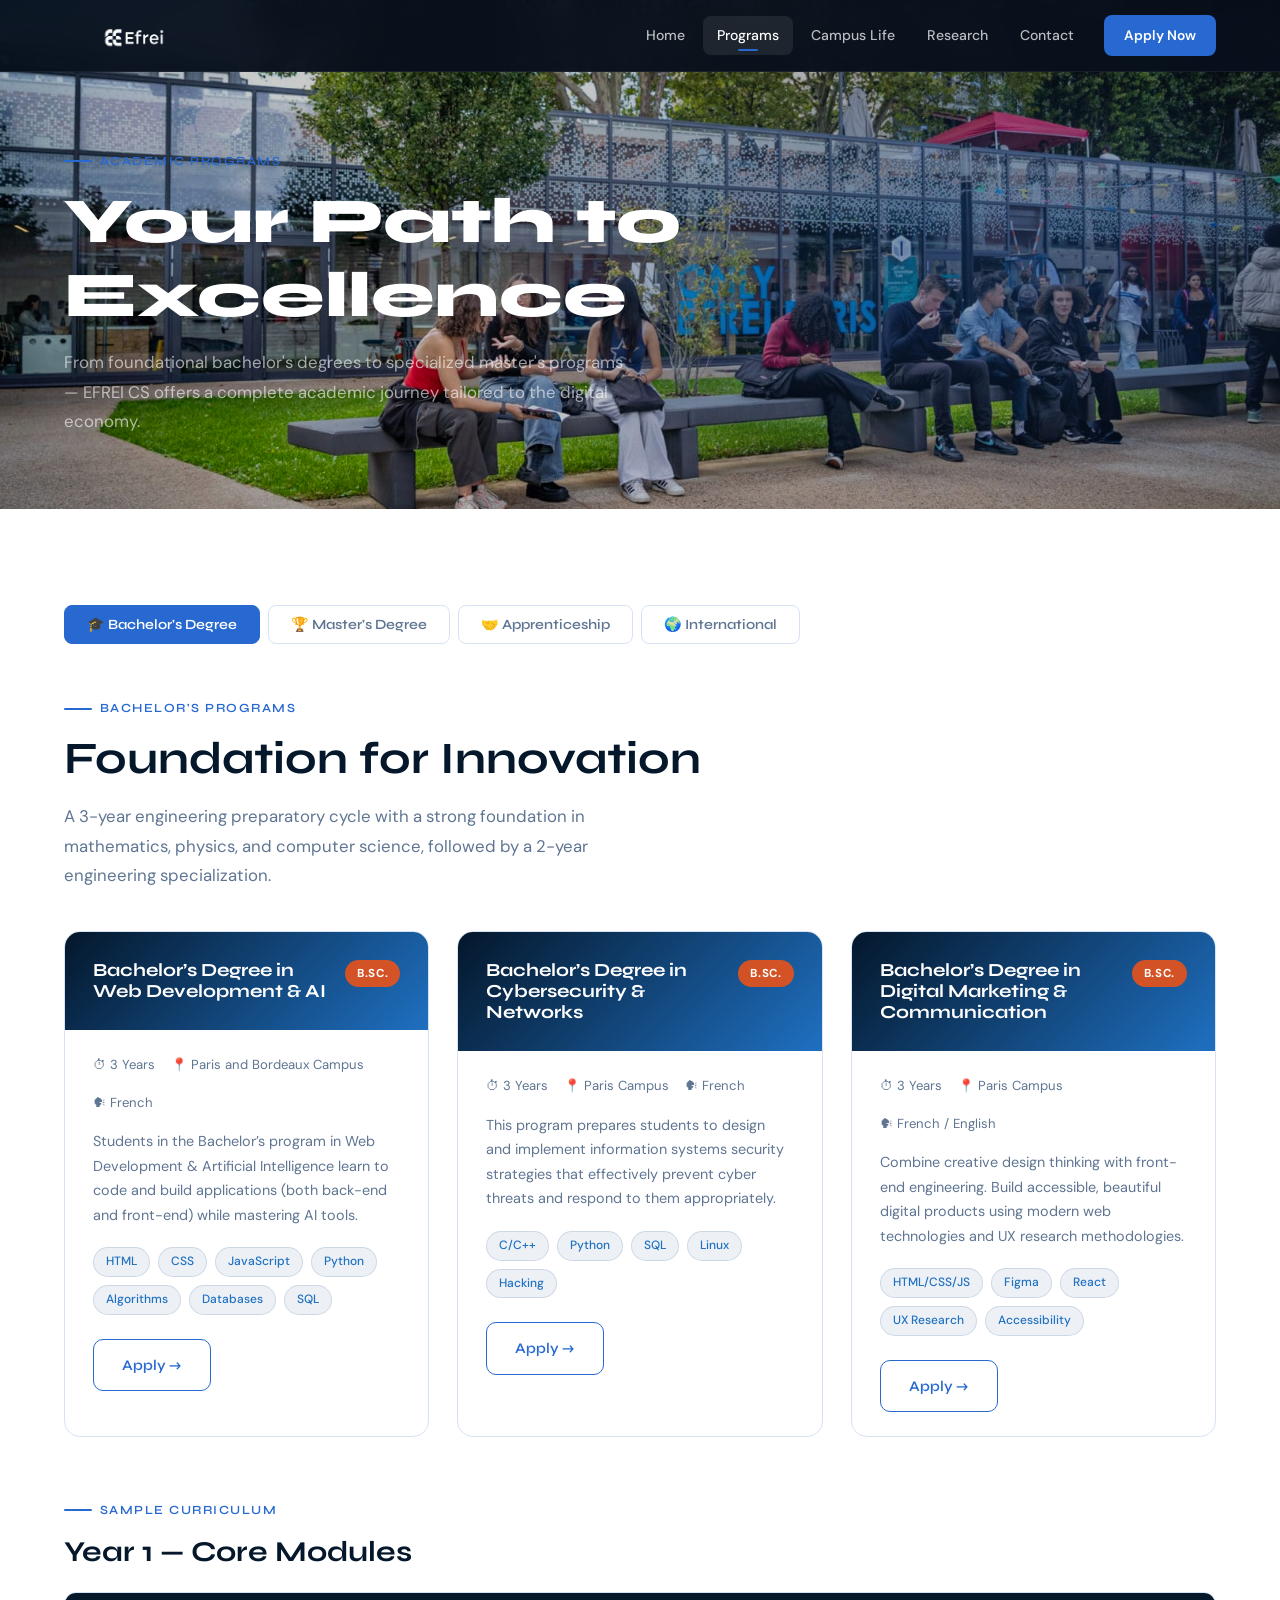
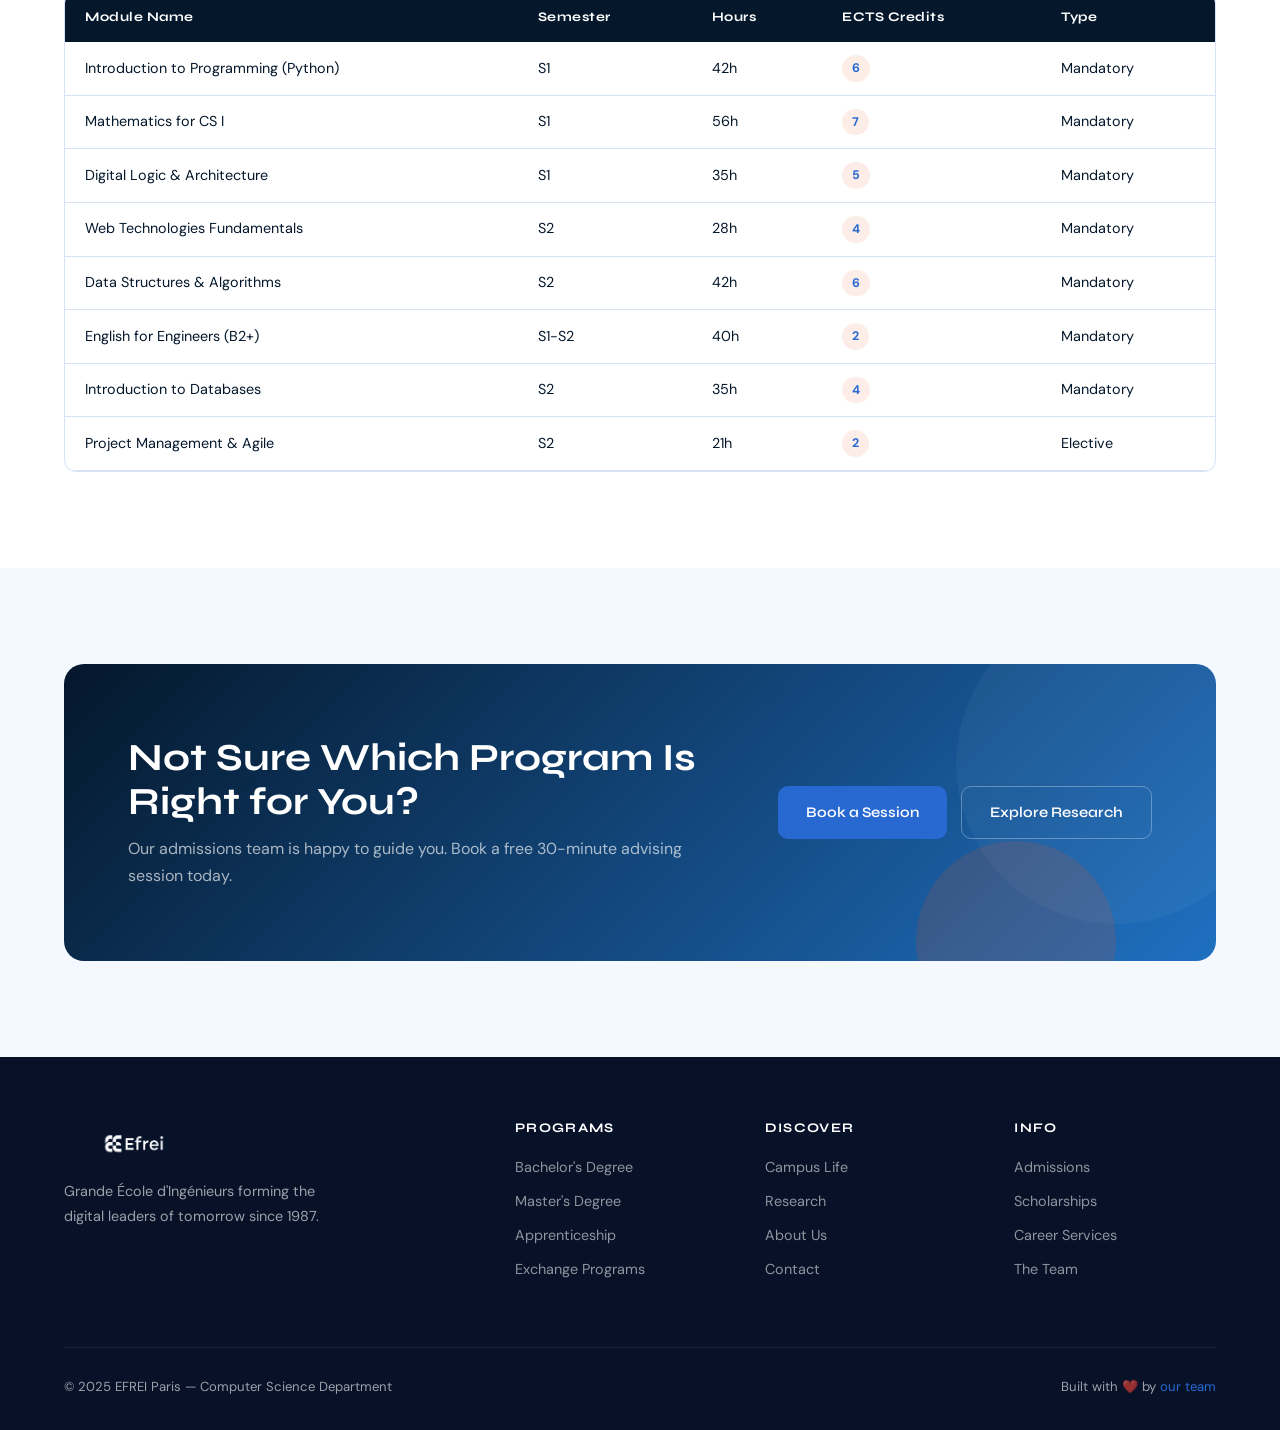
<file: efrei-cs/efrei-cs/html/programs.html>
<!DOCTYPE html>
<html lang="en">
<head>
  <meta charset="UTF-8" />
  <meta name="viewport" content="width=device-width, initial-scale=1.0" />
  <title>Programs — EFREI Computer Science</title>
  <meta name="description" content="Explore EFREI's Computer Science programs: Bachelor's, Master's, Apprenticeship, and International exchanges." />
  <link rel="stylesheet" href="../css/styles.css" />
  <link rel="icon" href="../images/favicon.svg" type="image/svg+xml" />
</head>
<body>

<!-- HEADER -->
<header class="site-header" id="siteHeader">
  <div class="container header-inner">
    <a class="logo" href="index.html">
      <div class="logo-mark">CS</div>
      <div class="logo-text">
        <strong>EFREI Paris</strong>
        <span>Computer Science</span>
      </div>
    </a>
    <nav class="main-nav" aria-label="Primary navigation">
      <a class="nav-link" href="index.html">Home</a>
      <a class="nav-link active" href="programs.html">Programs</a>
      <a class="nav-link" href="campus-life.html">Campus Life</a>
      <a class="nav-link" href="research.html">Research</a>
      <a class="nav-link" href="contact.html">Contact</a>
      <a class="nav-link nav-cta" href="contact.html">Apply Now</a>
    </nav>
    <button class="hamburger" id="hamburger" aria-label="Open menu"><span></span><span></span><span></span></button>
  </div>
</header>
<nav class="mobile-nav" id="mobileNav" aria-label="Mobile navigation">
  <a class="nav-link" href="index.html">Home</a>
  <a class="nav-link active" href="programs.html">Programs</a>
  <a class="nav-link" href="campus-life.html">Campus Life</a>
  <a class="nav-link" href="research.html">Research</a>
  <a class="nav-link" href="contact.html">Contact</a>
  <a class="nav-link nav-cta" href="contact.html">Apply Now</a>
</nav>

<!-- PAGE HERO -->
<section class="page-hero">
  <div class="page-hero-bg">
    <img src="../images/efrei-programs.jpg" alt="EFREI programs" />
  </div>
  <div class="container page-hero-content">
    <div class="section-label">Academic Programs</div>
    <h1 class="page-title">Your Path to Excellence</h1>
    <p class="page-sub">From foundational bachelor's degrees to specialized master's programs — EFREI CS offers a complete academic journey tailored to the digital economy.</p>
  </div>
</section>

<!-- TABS & PROGRAMS -->
<section class="section">
  <div class="container">

    <div class="program-tabs reveal">
      <button class="tab-btn active" data-tab="bachelor">🎓 Bachelor's Degree</button>
      <button class="tab-btn" data-tab="master">🏆 Master's Degree</button>
      <button class="tab-btn" data-tab="apprenticeship">🤝 Apprenticeship</button>
      <button class="tab-btn" data-tab="international">🌍 International</button>
    </div>

    <!-- BACHELOR -->
    <div class="tab-panel active" id="bachelor">
      <div class="reveal">
        <div class="section-label">Bachelor's Programs</div>
        <h2 class="section-title">Foundation for Innovation</h2>
        <p class="section-sub">A 3-year engineering preparatory cycle with a strong foundation in mathematics, physics, and computer science, followed by a 2-year engineering specialization.</p>
      </div>

      <div class="programs-grid stagger" style="margin-top:40px;">
        <div class="program-card">
          <div class="program-card-header">
            <h3>Bachelor’s Degree in Web Development & AI</h3>
            <span class="program-badge">B.Sc.</span>
          </div>
          <div class="program-card-body">
            <div class="program-meta">
              <span class="program-meta-item">⏱ 3 Years</span>
              <span class="program-meta-item">📍 Paris and Bordeaux Campus</span>
              <span class="program-meta-item">🗣 French</span>
            </div>
            <p class="program-description">Students in the Bachelor’s program in Web Development & Artificial Intelligence learn to code and build applications (both back-end and front-end) while mastering AI tools.</p>
            <div class="program-skills">
              <span class="skill-tag">HTML</span>
              <span class="skill-tag">CSS</span>
              <span class="skill-tag">JavaScript</span>
              <span class="skill-tag">Python</span>
              <span class="skill-tag">Algorithms</span>
              <span class="skill-tag">Databases</span>
              <span class="skill-tag">SQL</span>
            </div>
            <a href="contact.html" class="btn btn-outline">Apply →</a>
          </div>
        </div>

        <div class="program-card">
          <div class="program-card-header">
            <h3>Bachelor’s Degree in Cybersecurity & Networks</h3>
            <span class="program-badge">B.Sc.</span>
          </div>
          <div class="program-card-body">
            <div class="program-meta">
              <span class="program-meta-item">⏱ 3 Years</span>
              <span class="program-meta-item">📍 Paris Campus</span>
              <span class="program-meta-item">🗣 French</span>
            </div>
            <p class="program-description">This program prepares students to design and implement information systems security strategies that effectively prevent cyber threats and respond to them appropriately.</p>
            <div class="program-skills">
              <span class="skill-tag">C/C++</span>
              <span class="skill-tag">Python</span>
              <span class="skill-tag">SQL</span>
              <span class="skill-tag">Linux</span>
              <span class="skill-tag">Hacking</span>
            </div>
            <a href="contact.html" class="btn btn-outline">Apply →</a>
          </div>
        </div>

        <div class="program-card">
          <div class="program-card-header">
            <h3>Bachelor’s Degree in Digital Marketing & Communication</h3>
            <span class="program-badge">B.Sc.</span>
          </div>
          <div class="program-card-body">
            <div class="program-meta">
              <span class="program-meta-item">⏱ 3 Years</span>
              <span class="program-meta-item">📍 Paris Campus</span>
              <span class="program-meta-item">🗣 French / English</span>
            </div>
            <p class="program-description">Combine creative design thinking with front-end engineering. Build accessible, beautiful digital products using modern web technologies and UX research methodologies.</p>
            <div class="program-skills">
              <span class="skill-tag">HTML/CSS/JS</span>
              <span class="skill-tag">Figma</span>
              <span class="skill-tag">React</span>
              <span class="skill-tag">UX Research</span>
              <span class="skill-tag">Accessibility</span>
            </div>
            <a href="contact.html" class="btn btn-outline">Apply →</a>
          </div>
        </div>
      </div>

      <!-- Curriculum Table -->
      <div class="reveal" style="margin-top:56px;">
        <div class="section-label">Sample Curriculum</div>
        <h3 class="section-title" style="font-size:1.8rem;">Year 1 — Core Modules</h3>
        <div style="overflow-x:auto; margin-top:24px; border-radius:12px; border:1px solid var(--border);">
          <table class="curriculum-table">
            <thead>
              <tr>
                <th>Module Name</th>
                <th>Semester</th>
                <th>Hours</th>
                <th>ECTS Credits</th>
                <th>Type</th>
              </tr>
            </thead>
            <tbody>
              <tr>
                <td>Introduction to Programming (Python)</td>
                <td>S1</td>
                <td>42h</td>
                <td><span class="credit-badge">6</span></td>
                <td>Mandatory</td>
              </tr>
              <tr>
                <td>Mathematics for CS I</td>
                <td>S1</td>
                <td>56h</td>
                <td><span class="credit-badge">7</span></td>
                <td>Mandatory</td>
              </tr>
              <tr>
                <td>Digital Logic & Architecture</td>
                <td>S1</td>
                <td>35h</td>
                <td><span class="credit-badge">5</span></td>
                <td>Mandatory</td>
              </tr>
              <tr>
                <td>Web Technologies Fundamentals</td>
                <td>S2</td>
                <td>28h</td>
                <td><span class="credit-badge">4</span></td>
                <td>Mandatory</td>
              </tr>
              <tr>
                <td>Data Structures & Algorithms</td>
                <td>S2</td>
                <td>42h</td>
                <td><span class="credit-badge">6</span></td>
                <td>Mandatory</td>
              </tr>
              <tr>
                <td>English for Engineers (B2+)</td>
                <td>S1-S2</td>
                <td>40h</td>
                <td><span class="credit-badge">2</span></td>
                <td>Mandatory</td>
              </tr>
              <tr>
                <td>Introduction to Databases</td>
                <td>S2</td>
                <td>35h</td>
                <td><span class="credit-badge">4</span></td>
                <td>Mandatory</td>
              </tr>
              <tr>
                <td>Project Management & Agile</td>
                <td>S2</td>
                <td>21h</td>
                <td><span class="credit-badge">2</span></td>
                <td>Elective</td>
              </tr>
            </tbody>
          </table>
        </div>
      </div>
    </div>

    <!-- MASTER -->
    <div class="tab-panel" id="master">
      <div class="reveal">
        <div class="section-label">Master's Programs</div>
        <h2 class="section-title">Specialize & Lead</h2>
        <p class="section-sub">Advanced 2-year specialization programs with research opportunities, industry projects, and access to our global network.</p>
      </div>

      <div class="programs-grid stagger" style="margin-top:40px;">
        <div class="program-card">
          <div class="program-card-header">
            <h3>Artificial Intelligence & Machine Learning</h3>
            <span class="program-badge">M.Sc.</span>
          </div>
          <div class="program-card-body">
            <div class="program-meta">
              <span class="program-meta-item">⏱ 2 Years</span>
              <span class="program-meta-item">📍 Paris</span>
              <span class="program-meta-item">🗣 English</span>
            </div>
            <p class="program-description">Master deep learning, computer vision, NLP, and reinforcement learning. Collaborate with our AI Research Lab on real-world projects with industry sponsors.</p>
            <div class="program-skills">
              <span class="skill-tag">PyTorch</span>
              <span class="skill-tag">TensorFlow</span>
              <span class="skill-tag">NLP</span>
              <span class="skill-tag">Computer Vision</span>
              <span class="skill-tag">MLOps</span>
            </div>
            <a href="contact.html" class="btn btn-outline">Apply →</a>
          </div>
        </div>

        <div class="program-card">
          <div class="program-card-header">
            <h3>Cybersecurity & Digital Trust</h3>
            <span class="program-badge">M.Sc.</span>
          </div>
          <div class="program-card-body">
            <div class="program-meta">
              <span class="program-meta-item">⏱ 2 Years</span>
              <span class="program-meta-item">📍 Paris</span>
              <span class="program-meta-item">🗣 French / English</span>
            </div>
            <p class="program-description">Become an expert in penetration testing, threat intelligence, cryptography, and compliance frameworks. Train in our dedicated CyberLab with real attack simulations.</p>
            <div class="program-skills">
              <span class="skill-tag">Ethical Hacking</span>
              <span class="skill-tag">SIEM</span>
              <span class="skill-tag">ISO 27001</span>
              <span class="skill-tag">Cryptography</span>
              <span class="skill-tag">SOC</span>
            </div>
            <a href="contact.html" class="btn btn-outline">Apply →</a>
          </div>
        </div>

        <div class="program-card">
          <div class="program-card-header">
            <h3>Cloud Architecture & DevOps</h3>
            <span class="program-badge">M.Sc.</span>
          </div>
          <div class="program-card-body">
            <div class="program-meta">
              <span class="program-meta-item">⏱ 2 Years</span>
              <span class="program-meta-item">📍 Paris</span>
              <span class="program-meta-item">🗣 English</span>
            </div>
            <p class="program-description">Design and deploy resilient cloud-native systems. Earn industry certifications from AWS, Azure, and GCP while mastering CI/CD pipelines and container orchestration.</p>
            <div class="program-skills">
              <span class="skill-tag">Kubernetes</span>
              <span class="skill-tag">Docker</span>
              <span class="skill-tag">Terraform</span>
              <span class="skill-tag">AWS</span>
              <span class="skill-tag">CI/CD</span>
            </div>
            <a href="contact.html" class="btn btn-outline">Apply →</a>
          </div>
        </div>

        <div class="program-card">
          <div class="program-card-header">
            <h3>Data Engineering & Analytics</h3>
            <span class="program-badge">M.Sc.</span>
          </div>
          <div class="program-card-body">
            <div class="program-meta">
              <span class="program-meta-item">⏱ 2 Years</span>
              <span class="program-meta-item">📍 Paris</span>
              <span class="program-meta-item">🗣 French / English</span>
            </div>
            <p class="program-description">Build and manage large-scale data pipelines. Master data warehousing, stream processing, and advanced analytics to drive data-informed decisions at scale.</p>
            <div class="program-skills">
              <span class="skill-tag">Spark</span>
              <span class="skill-tag">Kafka</span>
              <span class="skill-tag">Snowflake</span>
              <span class="skill-tag">dbt</span>
              <span class="skill-tag">Power BI</span>
            </div>
            <a href="contact.html" class="btn btn-outline">Apply →</a>
          </div>
        </div>

        <div class="program-card">
          <div class="program-card-header">
            <h3>Software Engineering &amp; Architecture</h3>
            <span class="program-badge">M.Sc.</span>
          </div>
          <div class="program-card-body">
            <div class="program-meta">
              <span class="program-meta-item">⏱ 2 Years</span>
              <span class="program-meta-item">📍 Paris</span>
              <span class="program-meta-item">🗣 French / English</span>
            </div>
            <p class="program-description">Deepen expertise in software architecture, design patterns, and distributed systems. Lead complex engineering projects and design resilient, scalable applications.</p>
            <div class="program-skills">
              <span class="skill-tag">Microservices</span>
              <span class="skill-tag">DDD</span>
              <span class="skill-tag">Java/Spring</span>
              <span class="skill-tag">Rust</span>
              <span class="skill-tag">GraphQL</span>
            </div>
            <a href="contact.html" class="btn btn-outline">Apply →</a>
          </div>
        </div>

        <div class="program-card">
          <div class="program-card-header">
            <h3>IoT &amp; Embedded Systems</h3>
            <span class="program-badge">M.Sc.</span>
          </div>
          <div class="program-card-body">
            <div class="program-meta">
              <span class="program-meta-item">⏱ 2 Years</span>
              <span class="program-meta-item">📍 Paris</span>
              <span class="program-meta-item">🗣 French</span>
            </div>
            <p class="program-description">Design connected devices and edge computing solutions. From hardware prototyping to firmware development and cloud integration for the Internet of Things ecosystem.</p>
            <div class="program-skills">
              <span class="skill-tag">C/Embedded</span>
              <span class="skill-tag">RTOS</span>
              <span class="skill-tag">MQTT</span>
              <span class="skill-tag">Arduino</span>
              <span class="skill-tag">Edge AI</span>
            </div>
            <a href="contact.html" class="btn btn-outline">Apply →</a>
          </div>
        </div>
      </div>
    </div>

    <!-- APPRENTICESHIP -->
    <div class="tab-panel" id="apprenticeship">
      <div class="reveal">
        <div class="section-label">Work-Study Programs</div>
        <h2 class="section-title">Learn While You Earn</h2>
        <p class="section-sub">Alternance (apprenticeship) programs allow students to split time between EFREI and a partner company — gaining real experience while funding their studies.</p>
      </div>
      <div style="margin-top:48px; display:grid; grid-template-columns:1fr 1fr; gap:32px;">
        <div class="card stagger">
          <div class="card-body">
            <div class="highlight-icon">🏢</div>
            <h3 style="font-size:1.2rem;margin-bottom:12px;">How It Works</h3>
            <p style="color:var(--muted);font-size:0.92rem;line-height:1.75;margin-bottom:0;">
              Students alternate between 3 days at EFREI and 2 days at their host company per week. 
              Over the 2-year master's program, you accumulate substantial professional experience 
              while receiving a salary that covers most educational expenses.
            </p>
          </div>
        </div>
        <div class="card stagger">
          <div class="card-body">
            <div class="highlight-icon">💼</div>
            <h3 style="font-size:1.2rem;margin-bottom:12px;">Partner Companies</h3>
            <p style="color:var(--muted);font-size:0.92rem;line-height:1.75;margin-bottom:16px;">
              Our network includes 120+ companies from CAC 40 corporations to innovative startups, 
              spanning banking, consulting, defense, e-commerce, and tech sectors.
            </p>
            <div style="display:flex;flex-wrap:wrap;gap:8px;">
              <span class="skill-tag">BNP Paribas</span>
              <span class="skill-tag">Capgemini</span>
              <span class="skill-tag">Thales</span>
              <span class="skill-tag">Atos</span>
              <span class="skill-tag">Sopra Steria</span>
              <span class="skill-tag">Amazon</span>
              <span class="skill-tag">+ 114 more</span>
            </div>
          </div>
        </div>
        <div class="card stagger">
          <div class="card-body">
            <div class="highlight-icon">📈</div>
            <h3 style="font-size:1.2rem;margin-bottom:12px;">Career Outcomes</h3>
            <p style="color:var(--muted);font-size:0.92rem;line-height:1.75;margin-bottom:16px;">Apprenticeship graduates typically receive a full-time offer from their host company.</p>
            <div class="progress-wrap"><div class="progress-label"><span>Direct Hire Rate</span><span>78%</span></div><div class="progress-track"><div class="progress-fill" data-width="78"></div></div></div>
            <div class="progress-wrap"><div class="progress-label"><span>Avg. Starting Salary (€)</span><span>42K+</span></div><div class="progress-track"><div class="progress-fill" data-width="85"></div></div></div>
            <div class="progress-wrap"><div class="progress-label"><span>Satisfaction Rate</span><span>94%</span></div><div class="progress-track"><div class="progress-fill" data-width="94"></div></div></div>
          </div>
        </div>
        <div class="card stagger">
          <div class="card-body">
            <div class="highlight-icon">📋</div>
            <h3 style="font-size:1.2rem;margin-bottom:12px;">Eligibility</h3>
            <p style="color:var(--muted);font-size:0.92rem;line-height:1.75;margin-bottom:16px;">Open to students enrolling in or already completing a Master's-level program at EFREI.</p>
            <ul style="list-style:disc;padding-left:20px;font-size:0.9rem;color:var(--muted);line-height:2;">
              <li>Valid work permit for France (EU or non-EU)</li>
              <li>Age under 30 (standard) or up to 35 (special cases)</li>
              <li>Minimum B2 French language level</li>
              <li>Signed apprenticeship contract with a partner company</li>
            </ul>
          </div>
        </div>
      </div>
    </div>

    <!-- INTERNATIONAL -->
    <div class="tab-panel" id="international">
      <div class="reveal">
        <div class="section-label">Global Programs</div>
        <h2 class="section-title">Study Without Borders</h2>
        <p class="section-sub">Expand your horizon with semester exchanges, double degrees, and international summer schools across 5 continents.</p>
      </div>
      <div class="programs-grid stagger" style="margin-top:40px;">
        <div class="program-card">
          <div class="program-card-header"><h3>Semester Exchange Program</h3><span class="program-badge">Exchange</span></div>
          <div class="program-card-body">
            <div class="program-meta"><span class="program-meta-item">⏱ 1 Semester</span><span class="program-meta-item">🌍 30+ Countries</span></div>
            <p class="program-description">Study at one of 80 partner universities across Europe, North America, Asia, and Oceania. Credits are fully transferable and recognized by EFREI.</p>
            <div class="program-skills"><span class="skill-tag">MIT</span><span class="skill-tag">NUS Singapore</span><span class="skill-tag">TU Berlin</span><span class="skill-tag">McGill</span></div>
            <a href="contact.html" class="btn btn-outline">Learn More →</a>
          </div>
        </div>
        <div class="program-card">
          <div class="program-card-header"><h3>Double Degree Program</h3><span class="program-badge">Dual Degree</span></div>
          <div class="program-card-body">
            <div class="program-meta"><span class="program-meta-item">⏱ 1–2 Years Abroad</span><span class="program-meta-item">🌍 10 Universities</span></div>
            <p class="program-description">Graduate with two engineering degrees from EFREI and a partner institution. Programs available in Germany, Canada, Mexico, Spain, and China.</p>
            <div class="program-skills"><span class="skill-tag">KIT Germany</span><span class="skill-tag">Polytechnique Montréal</span><span class="skill-tag">ITESM Mexico</span></div>
            <a href="contact.html" class="btn btn-outline">Learn More →</a>
          </div>
        </div>
        <div class="program-card">
          <div class="program-card-header"><h3>International Summer School</h3><span class="program-badge">Short Program</span></div>
          <div class="program-card-body">
            <div class="program-meta"><span class="program-meta-item">⏱ 3–6 Weeks</span><span class="program-meta-item">🌍 Paris (Inbound)</span></div>
            <p class="program-description">International students join EFREI for intensive summer courses in AI, Cybersecurity, and Entrepreneurship. Fully taught in English. Earn 12 ECTS credits.</p>
            <div class="program-skills"><span class="skill-tag">AI Track</span><span class="skill-tag">Cyber Track</span><span class="skill-tag">Startup Track</span></div>
            <a href="contact.html" class="btn btn-outline">Apply →</a>
          </div>
        </div>
      </div>
    </div>

  </div>
</section>

<!-- CTA -->
<section class="section section--alt">
  <div class="container">
    <div class="cta-banner reveal">
      <div class="cta-text">
        <h2>Not Sure Which Program Is Right for You?</h2>
        <p>Our admissions team is happy to guide you. Book a free 30-minute advising session today.</p>
      </div>
      <div class="cta-actions">
        <a href="contact.html" class="btn btn-primary">Book a Session</a>
        <a href="research.html" class="btn btn-secondary">Explore Research</a>
      </div>
    </div>
  </div>
</section>

<!-- FOOTER -->
<footer class="site-footer">
  <div class="container">
    <div class="footer-grid">
      <div class="footer-brand">
        <a class="logo" href="index.html"><div class="logo-mark">CS</div><div class="logo-text"><strong>EFREI Paris</strong><span>Computer Science</span></div></a>
        <p class="footer-tagline">Grande École d'Ingénieurs forming the digital leaders of tomorrow since 1987.</p>
      </div>
      <div class="footer-col"><h4>Programs</h4><a href="programs.html">Bachelor's Degree</a><a href="programs.html">Master's Degree</a><a href="programs.html">Apprenticeship</a><a href="programs.html">Exchange Programs</a></div>
      <div class="footer-col"><h4>Discover</h4><a href="campus-life.html">Campus Life</a><a href="research.html">Research</a><a href="about.html">About Us</a><a href="contact.html">Contact</a></div>
      <div class="footer-col"><h4>Info</h4><a href="#">Admissions</a><a href="#">Scholarships</a><a href="#">Career Services</a><a href="about.html">The Team</a></div>
    </div>
    <div class="footer-bottom"><span>© 2025 EFREI Paris — Computer Science Department</span><span>Built with ❤️ by <a href="about.html">our team</a></span></div>
  </div>
</footer>

<script src="../js/script.js"></script>
</body>
</html>
</file>
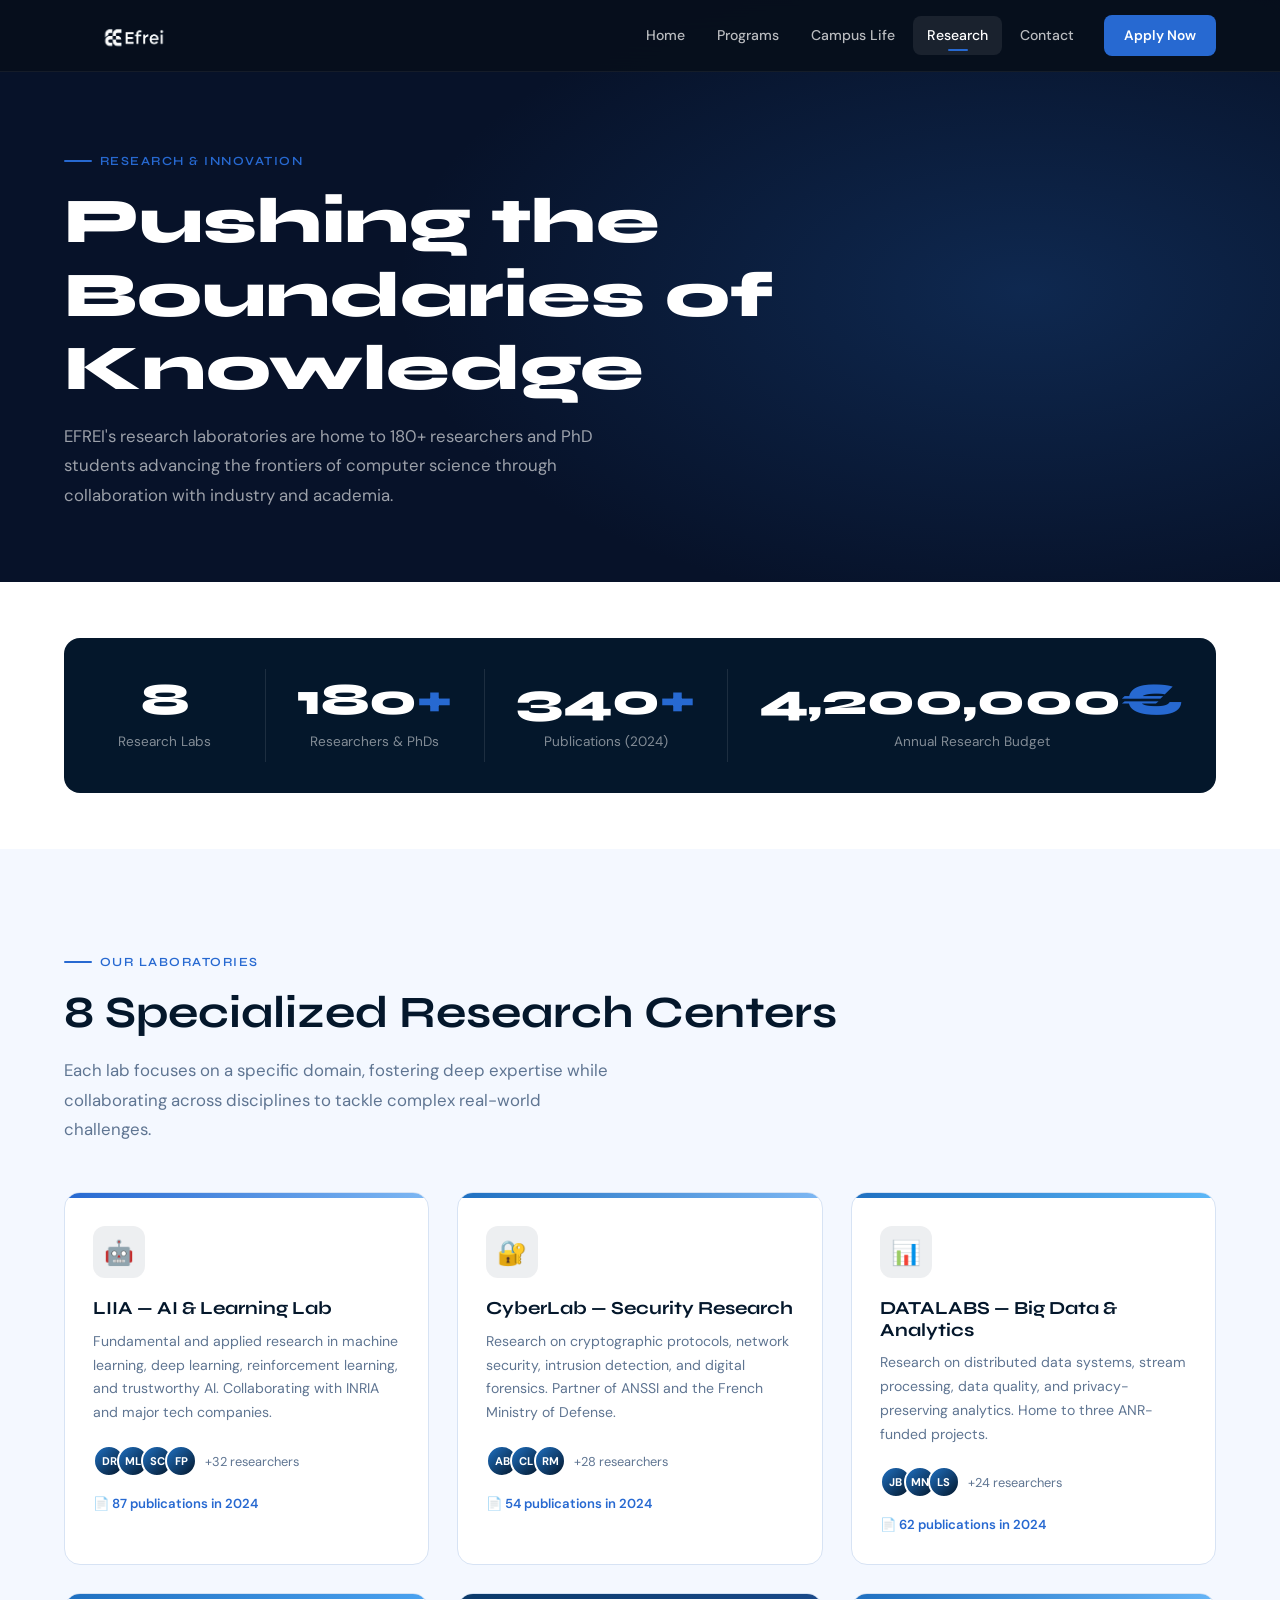
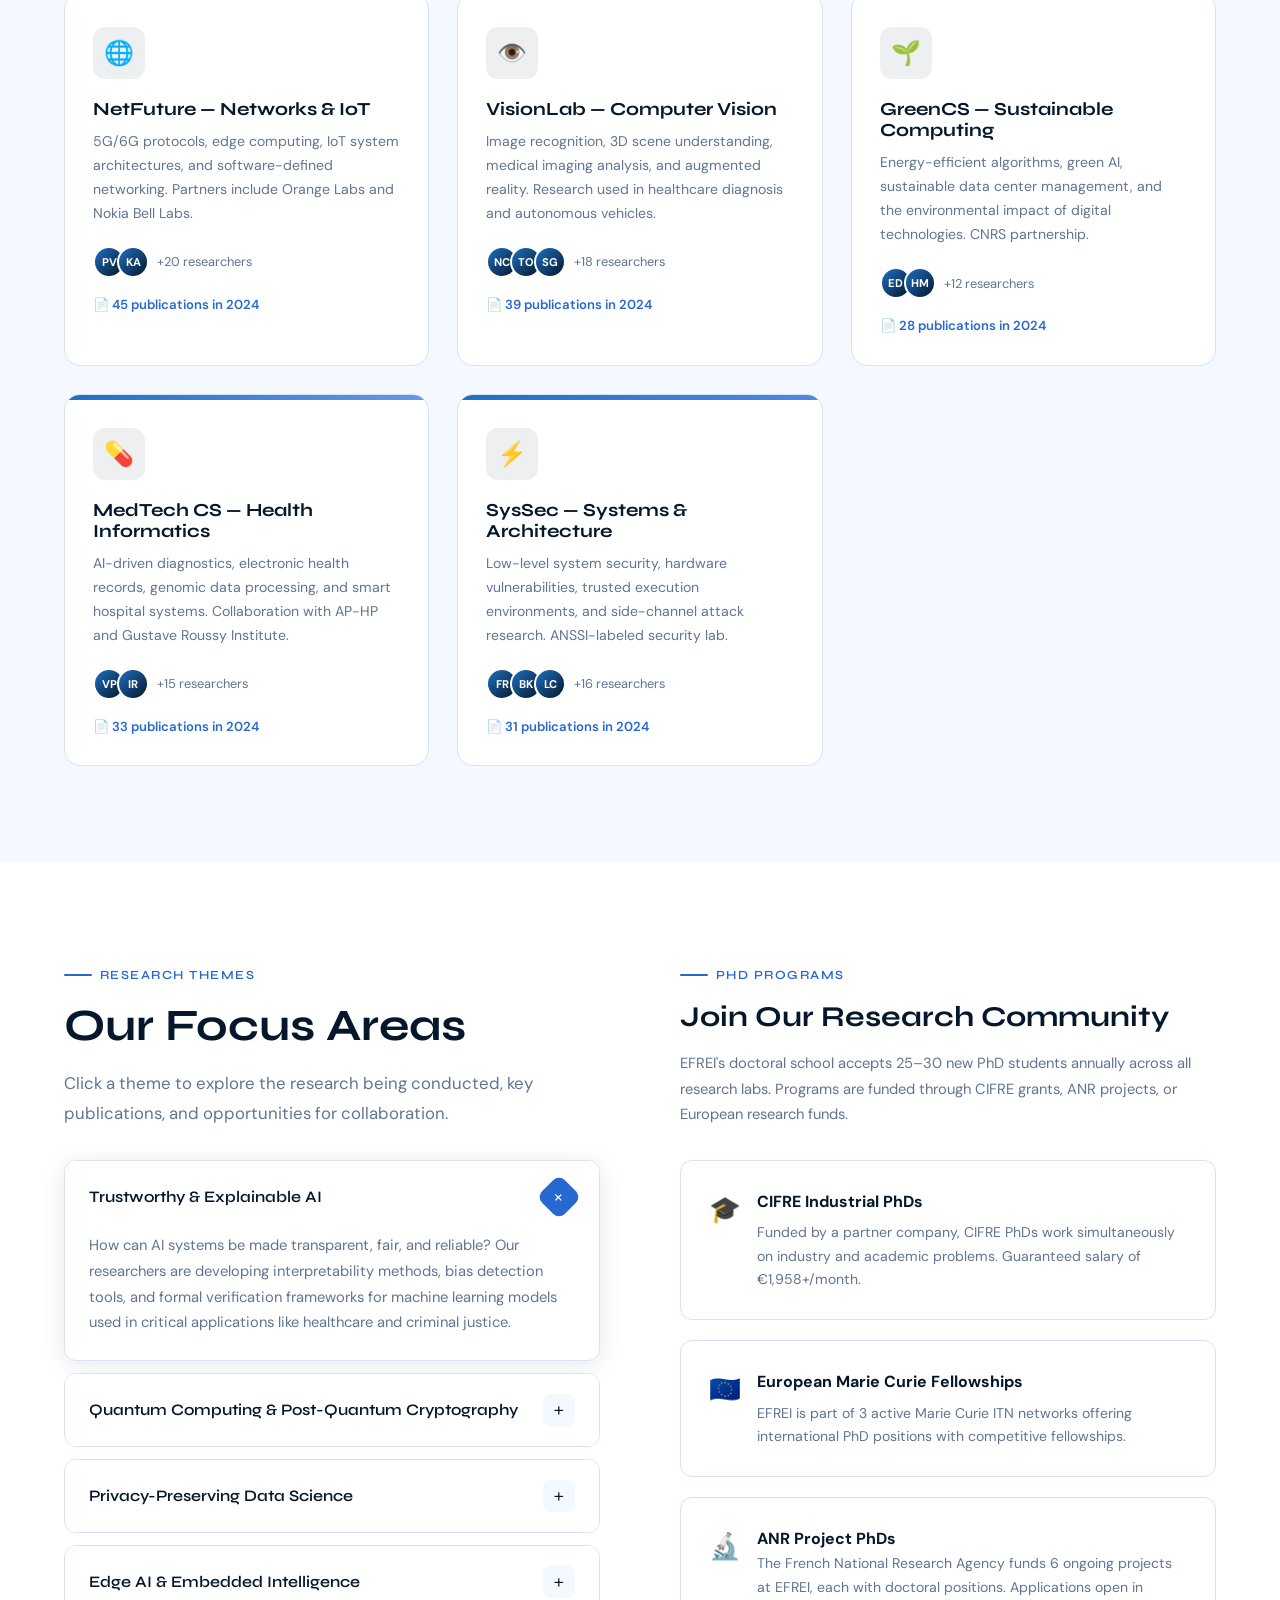
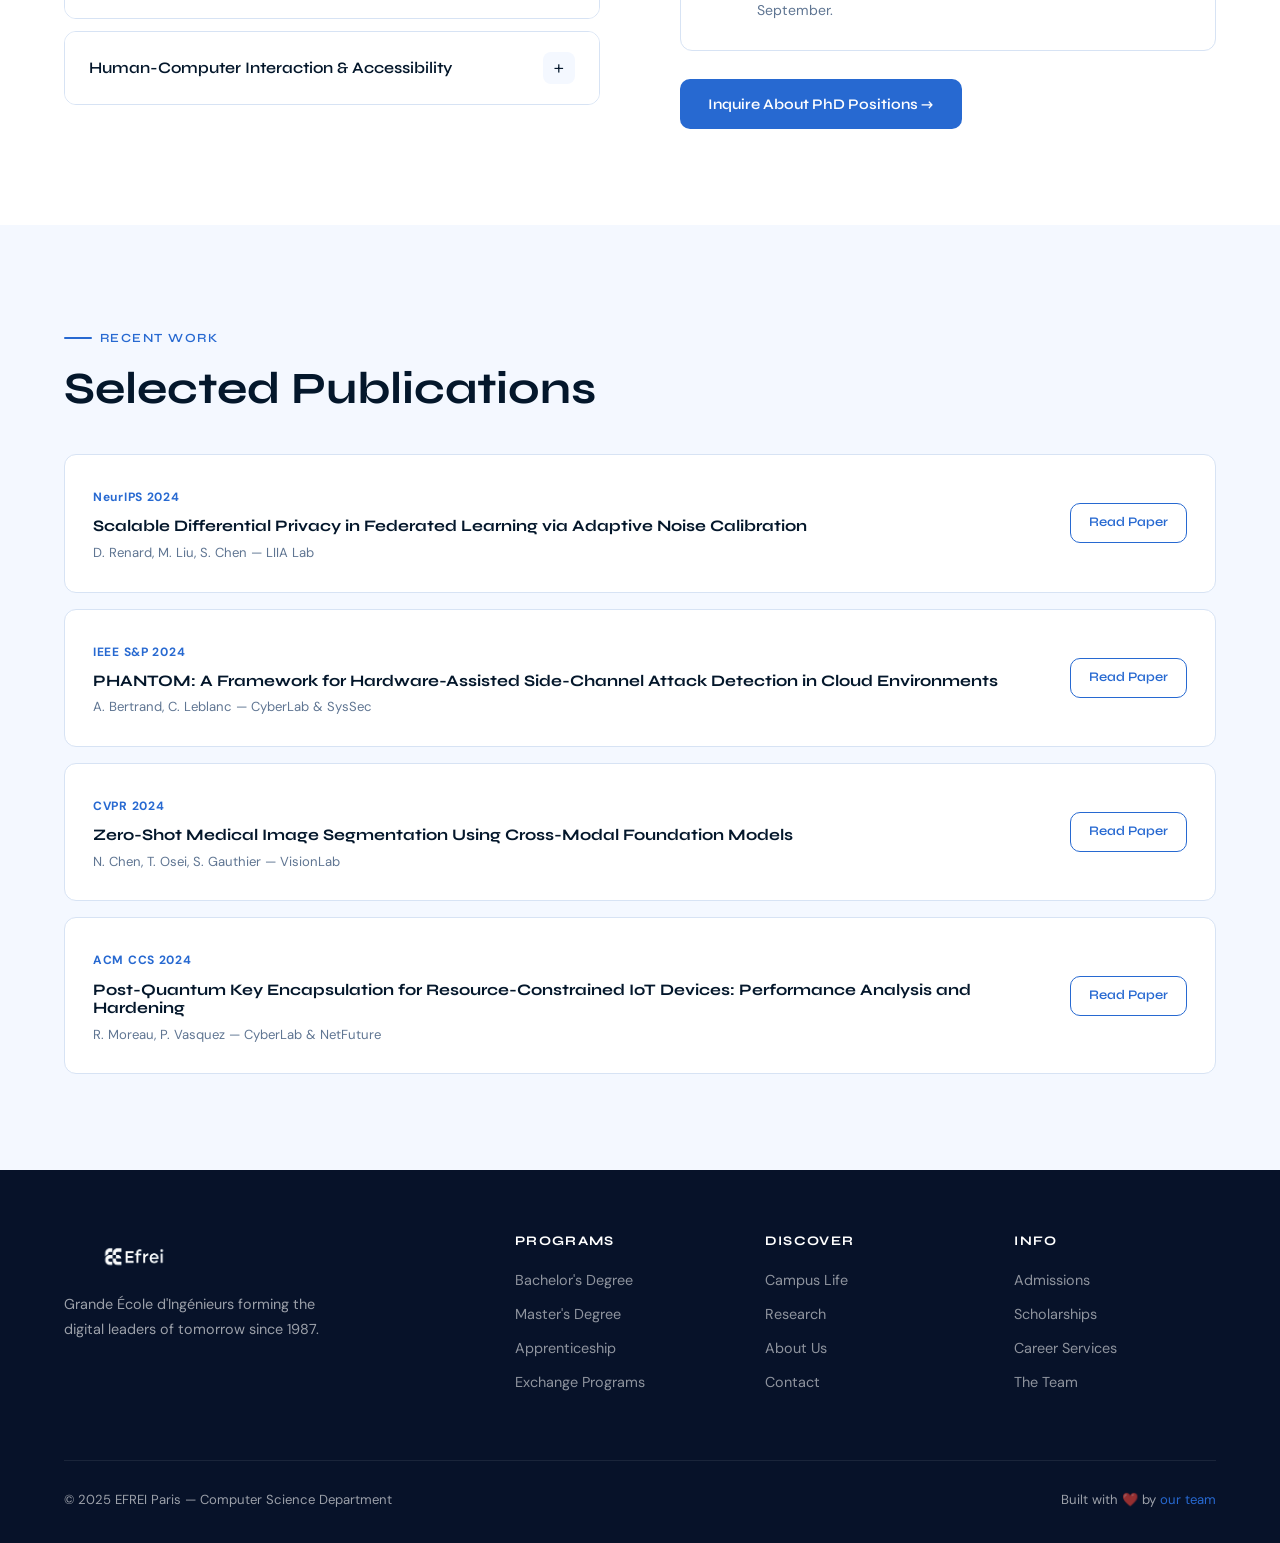
<file: efrei-cs/efrei-cs/html/research.html>
<!DOCTYPE html>
<html lang="en">
<head>
  <meta charset="UTF-8" />
  <meta name="viewport" content="width=device-width, initial-scale=1.0" />
  <title>Research & Labs — EFREI Computer Science</title>
  <meta name="description" content="Explore EFREI's research laboratories, publications, and cutting-edge research in AI, cybersecurity, networks, and more." />
  <link rel="stylesheet" href="../css/styles.css" />
  <link rel="icon" href="../images/favicon.svg" type="image/svg+xml" />
</head>
<body>

<!-- HEADER -->
<header class="site-header" id="siteHeader">
  <div class="container header-inner">
    <a class="logo" href="index.html">
      <div class="logo-mark">CS</div>
      <div class="logo-text"><strong>EFREI Paris</strong><span>Computer Science</span></div>
    </a>
    <nav class="main-nav" aria-label="Primary navigation">
      <a class="nav-link" href="index.html">Home</a>
      <a class="nav-link" href="programs.html">Programs</a>
      <a class="nav-link" href="campus-life.html">Campus Life</a>
      <a class="nav-link active" href="research.html">Research</a>
      <a class="nav-link" href="contact.html">Contact</a>
      <a class="nav-link nav-cta" href="contact.html">Apply Now</a>
    </nav>
    <button class="hamburger" id="hamburger" aria-label="Open menu"><span></span><span></span><span></span></button>
  </div>
</header>
<nav class="mobile-nav" id="mobileNav">
  <a class="nav-link" href="index.html">Home</a>
  <a class="nav-link" href="programs.html">Programs</a>
  <a class="nav-link" href="campus-life.html">Campus Life</a>
  <a class="nav-link active" href="research.html">Research</a>
  <a class="nav-link" href="contact.html">Contact</a>
  <a class="nav-link nav-cta" href="contact.html">Apply Now</a>
</nav>

<!-- PAGE HERO -->
<section class="page-hero">
  <div class="container page-hero-content">
    <div class="section-label">Research & Innovation</div>
    <h1 class="page-title">Pushing the Boundaries of Knowledge</h1>
    <p class="page-sub">EFREI's research laboratories are home to 180+ researchers and PhD students advancing the frontiers of computer science through collaboration with industry and academia.</p>
  </div>
</section>

<!-- RESEARCH STATS -->
<section class="section" style="padding:56px 0;">
  <div class="container">
    <div class="counters-grid reveal">
      <div class="counter-item">
        <div class="counter-num" data-target="8" data-suffix="">0</div>
        <div class="counter-label">Research Labs</div>
      </div>
      <div class="counter-item">
        <div class="counter-num" data-target="180" data-suffix="+">0</div>
        <div class="counter-label">Researchers & PhDs</div>
      </div>
      <div class="counter-item">
        <div class="counter-num" data-target="340" data-suffix="+">0</div>
        <div class="counter-label">Publications (2024)</div>
      </div>
      <div class="counter-item">
        <div class="counter-num" data-target="4200000" data-suffix="€">0</div>
        <div class="counter-label">Annual Research Budget</div>
      </div>
    </div>
  </div>
</section>

<!-- LABS GRID -->
<section class="section section--alt">
  <div class="container">
    <div class="reveal">
      <div class="section-label">Our Laboratories</div>
      <h2 class="section-title">8 Specialized Research Centers</h2>
      <p class="section-sub">Each lab focuses on a specific domain, fostering deep expertise while collaborating across disciplines to tackle complex real-world challenges.</p>
    </div>

    <div class="research-grid stagger">

      <div class="lab-card">
        <div class="lab-card-accent"></div>
        <div class="lab-card-body">
          <div class="lab-icon">🤖</div>
          <h3>LIIA — AI & Learning Lab</h3>
          <p>Fundamental and applied research in machine learning, deep learning, reinforcement learning, and trustworthy AI. Collaborating with INRIA and major tech companies.</p>
          <div class="lab-members">
            <div class="member-avatar">DR</div>
            <div class="member-avatar">ML</div>
            <div class="member-avatar">SC</div>
            <div class="member-avatar">FP</div>
            <span>+32 researchers</span>
          </div>
          <div class="publications-count">📄 87 publications in 2024</div>
        </div>
      </div>

      <div class="lab-card">
        <div class="lab-card-accent" style="background:linear-gradient(90deg,#1F70C1,#7DB7F3);"></div>
        <div class="lab-card-body">
          <div class="lab-icon">🔐</div>
          <h3>CyberLab — Security Research</h3>
          <p>Research on cryptographic protocols, network security, intrusion detection, and digital forensics. Partner of ANSSI and the French Ministry of Defense.</p>
          <div class="lab-members">
            <div class="member-avatar">AB</div>
            <div class="member-avatar">CL</div>
            <div class="member-avatar">RM</div>
            <span>+28 researchers</span>
          </div>
          <div class="publications-count">📄 54 publications in 2024</div>
        </div>
      </div>

      <div class="lab-card">
        <div class="lab-card-accent" style="background:linear-gradient(90deg,#1F70C1,#5DB8F8);"></div>
        <div class="lab-card-body">
          <div class="lab-icon">📊</div>
          <h3>DATALABS — Big Data & Analytics</h3>
          <p>Research on distributed data systems, stream processing, data quality, and privacy-preserving analytics. Home to three ANR-funded projects.</p>
          <div class="lab-members">
            <div class="member-avatar">JB</div>
            <div class="member-avatar">MN</div>
            <div class="member-avatar">LS</div>
            <span>+24 researchers</span>
          </div>
          <div class="publications-count">📄 62 publications in 2024</div>
        </div>
      </div>

      <div class="lab-card">
        <div class="lab-card-accent" style="background:linear-gradient(90deg,#1F70C1,#4AA2F0);"></div>
        <div class="lab-card-body">
          <div class="lab-icon">🌐</div>
          <h3>NetFuture — Networks & IoT</h3>
          <p>5G/6G protocols, edge computing, IoT system architectures, and software-defined networking. Partners include Orange Labs and Nokia Bell Labs.</p>
          <div class="lab-members">
            <div class="member-avatar">PV</div>
            <div class="member-avatar">KA</div>
            <span>+20 researchers</span>
          </div>
          <div class="publications-count">📄 45 publications in 2024</div>
        </div>
      </div>

      <div class="lab-card">
        <div class="lab-card-accent" style="background:linear-gradient(90deg,#0B3A6A,#1A4A8A);"></div>
        <div class="lab-card-body">
          <div class="lab-icon">👁️</div>
          <h3>VisionLab — Computer Vision</h3>
          <p>Image recognition, 3D scene understanding, medical imaging analysis, and augmented reality. Research used in healthcare diagnosis and autonomous vehicles.</p>
          <div class="lab-members">
            <div class="member-avatar">NC</div>
            <div class="member-avatar">TO</div>
            <div class="member-avatar">SG</div>
            <span>+18 researchers</span>
          </div>
          <div class="publications-count">📄 39 publications in 2024</div>
        </div>
      </div>

      <div class="lab-card">
        <div class="lab-card-accent" style="background:linear-gradient(90deg,#1F70C1,#66B5F7);"></div>
        <div class="lab-card-body">
          <div class="lab-icon">🌱</div>
          <h3>GreenCS — Sustainable Computing</h3>
          <p>Energy-efficient algorithms, green AI, sustainable data center management, and the environmental impact of digital technologies. CNRS partnership.</p>
          <div class="lab-members">
            <div class="member-avatar">ED</div>
            <div class="member-avatar">HM</div>
            <span>+12 researchers</span>
          </div>
          <div class="publications-count">📄 28 publications in 2024</div>
        </div>
      </div>

      <div class="lab-card">
        <div class="lab-card-accent" style="background:linear-gradient(90deg,#1F70C1,#6498EB);"></div>
        <div class="lab-card-body">
          <div class="lab-icon">💊</div>
          <h3>MedTech CS — Health Informatics</h3>
          <p>AI-driven diagnostics, electronic health records, genomic data processing, and smart hospital systems. Collaboration with AP-HP and Gustave Roussy Institute.</p>
          <div class="lab-members">
            <div class="member-avatar">VP</div>
            <div class="member-avatar">IR</div>
            <span>+15 researchers</span>
          </div>
          <div class="publications-count">📄 33 publications in 2024</div>
        </div>
      </div>

      <div class="lab-card">
        <div class="lab-card-accent" style="background:linear-gradient(90deg,#1F70C1,#4C8AE0);"></div>
        <div class="lab-card-body">
          <div class="lab-icon">⚡</div>
          <h3>SysSec — Systems & Architecture</h3>
          <p>Low-level system security, hardware vulnerabilities, trusted execution environments, and side-channel attack research. ANSSI-labeled security lab.</p>
          <div class="lab-members">
            <div class="member-avatar">FR</div>
            <div class="member-avatar">BK</div>
            <div class="member-avatar">LC</div>
            <span>+16 researchers</span>
          </div>
          <div class="publications-count">📄 31 publications in 2024</div>
        </div>
      </div>

    </div>
  </div>
</section>

<!-- RESEARCH AREAS ACCORDION -->
<section class="section">
  <div class="container">
    <div class="reveal" style="display:grid;grid-template-columns:1fr 1fr;gap:80px;align-items:start;">
      <div>
        <div class="section-label">Research Themes</div>
        <h2 class="section-title">Our Focus Areas</h2>
        <p class="section-sub" style="margin-bottom:32px;">Click a theme to explore the research being conducted, key publications, and opportunities for collaboration.</p>

        <div class="accordion">
          <div class="accordion-item open">
            <div class="accordion-header">
              <h4>Trustworthy & Explainable AI</h4>
              <div class="accordion-icon">+</div>
            </div>
            <div class="accordion-body">
              How can AI systems be made transparent, fair, and reliable? Our researchers are developing interpretability methods, bias detection tools, and formal verification frameworks for machine learning models used in critical applications like healthcare and criminal justice.
            </div>
          </div>

          <div class="accordion-item">
            <div class="accordion-header">
              <h4>Quantum Computing & Post-Quantum Cryptography</h4>
              <div class="accordion-icon">+</div>
            </div>
            <div class="accordion-body">
              As quantum computers approach practical utility, our cryptography researchers are developing post-quantum algorithms resistant to quantum attacks. We also explore quantum machine learning and simulation algorithms in collaboration with IBM Quantum and CEA.
            </div>
          </div>

          <div class="accordion-item">
            <div class="accordion-header">
              <h4>Privacy-Preserving Data Science</h4>
              <div class="accordion-icon">+</div>
            </div>
            <div class="accordion-body">
              Techniques such as differential privacy, federated learning, and homomorphic encryption allow data analysis without exposing sensitive information. Our DATALABS team is pioneering practical deployments in healthcare and financial services.
            </div>
          </div>

          <div class="accordion-item">
            <div class="accordion-header">
              <h4>Edge AI & Embedded Intelligence</h4>
              <div class="accordion-icon">+</div>
            </div>
            <div class="accordion-body">
              Running AI inference on resource-constrained devices is a key challenge for IoT, autonomous vehicles, and smart cities. Our teams develop model compression, hardware-aware neural architecture search, and runtime optimization techniques.
            </div>
          </div>

          <div class="accordion-item">
            <div class="accordion-header">
              <h4>Human-Computer Interaction & Accessibility</h4>
              <div class="accordion-icon">+</div>
            </div>
            <div class="accordion-body">
              We study how humans interact with complex digital systems and design interfaces that are inclusive, intuitive, and empowering. This includes research on voice interfaces, brain-computer interfaces, and tools for users with disabilities.
            </div>
          </div>
        </div>
      </div>

      <div>
        <div class="section-label">PhD Programs</div>
        <h2 class="section-title" style="font-size:1.8rem;">Join Our Research Community</h2>
        <p style="color:var(--muted);font-size:0.92rem;line-height:1.75;margin-bottom:32px;">
          EFREI's doctoral school accepts 25–30 new PhD students annually across all research labs. Programs are funded through CIFRE grants, ANR projects, or European research funds.
        </p>

        <div style="display:flex;flex-direction:column;gap:20px;">
          <div class="card">
            <div class="card-body" style="display:flex;gap:16px;align-items:flex-start;">
              <div style="font-size:1.6rem;flex-shrink:0;">🎓</div>
              <div>
                <strong style="display:block;margin-bottom:6px;">CIFRE Industrial PhDs</strong>
                <p style="font-size:0.88rem;color:var(--muted);line-height:1.65;">Funded by a partner company, CIFRE PhDs work simultaneously on industry and academic problems. Guaranteed salary of €1,958+/month.</p>
              </div>
            </div>
          </div>
          <div class="card">
            <div class="card-body" style="display:flex;gap:16px;align-items:flex-start;">
              <div style="font-size:1.6rem;flex-shrink:0;">🇪🇺</div>
              <div>
                <strong style="display:block;margin-bottom:6px;">European Marie Curie Fellowships</strong>
                <p style="font-size:0.88rem;color:var(--muted);line-height:1.65;">EFREI is part of 3 active Marie Curie ITN networks offering international PhD positions with competitive fellowships.</p>
              </div>
            </div>
          </div>
          <div class="card">
            <div class="card-body" style="display:flex;gap:16px;align-items:flex-start;">
              <div style="font-size:1.6rem;flex-shrink:0;">🔬</div>
              <div>
                <strong style="display:block;">ANR Project PhDs</strong>
                <p style="font-size:0.88rem;color:var(--muted);line-height:1.65;">The French National Research Agency funds 6 ongoing projects at EFREI, each with doctoral positions. Applications open in September.</p>
              </div>
            </div>
          </div>
        </div>
        <div style="margin-top:28px;">
          <a href="contact.html" class="btn btn-primary">Inquire About PhD Positions →</a>
        </div>
      </div>
    </div>
  </div>
</section>

<!-- RECENT PUBLICATIONS -->
<section class="section section--alt">
  <div class="container">
    <div class="reveal">
      <div class="section-label">Recent Work</div>
      <h2 class="section-title">Selected Publications</h2>
    </div>

    <div style="display:flex;flex-direction:column;gap:16px;margin-top:40px;" class="stagger">
      <div class="card">
        <div class="card-body" style="display:grid;grid-template-columns:1fr auto;gap:16px;align-items:center;">
          <div>
            <span style="font-size:0.75rem;color:var(--accent);font-weight:700;letter-spacing:0.06em;">NeurIPS 2024</span>
            <h4 style="font-size:1rem;margin:8px 0 6px;">Scalable Differential Privacy in Federated Learning via Adaptive Noise Calibration</h4>
            <p style="font-size:0.82rem;color:var(--muted);">D. Renard, M. Liu, S. Chen — LIIA Lab</p>
          </div>
          <a href="#" class="btn btn-outline" style="white-space:nowrap;font-size:0.82rem;padding:8px 18px;">Read Paper</a>
        </div>
      </div>

      <div class="card">
        <div class="card-body" style="display:grid;grid-template-columns:1fr auto;gap:16px;align-items:center;">
          <div>
            <span style="font-size:0.75rem;color:var(--accent);font-weight:700;letter-spacing:0.06em;">IEEE S&P 2024</span>
            <h4 style="font-size:1rem;margin:8px 0 6px;">PHANTOM: A Framework for Hardware-Assisted Side-Channel Attack Detection in Cloud Environments</h4>
            <p style="font-size:0.82rem;color:var(--muted);">A. Bertrand, C. Leblanc — CyberLab & SysSec</p>
          </div>
          <a href="#" class="btn btn-outline" style="white-space:nowrap;font-size:0.82rem;padding:8px 18px;">Read Paper</a>
        </div>
      </div>

      <div class="card">
        <div class="card-body" style="display:grid;grid-template-columns:1fr auto;gap:16px;align-items:center;">
          <div>
            <span style="font-size:0.75rem;color:var(--accent);font-weight:700;letter-spacing:0.06em;">CVPR 2024</span>
            <h4 style="font-size:1rem;margin:8px 0 6px;">Zero-Shot Medical Image Segmentation Using Cross-Modal Foundation Models</h4>
            <p style="font-size:0.82rem;color:var(--muted);">N. Chen, T. Osei, S. Gauthier — VisionLab</p>
          </div>
          <a href="#" class="btn btn-outline" style="white-space:nowrap;font-size:0.82rem;padding:8px 18px;">Read Paper</a>
        </div>
      </div>

      <div class="card">
        <div class="card-body" style="display:grid;grid-template-columns:1fr auto;gap:16px;align-items:center;">
          <div>
            <span style="font-size:0.75rem;color:var(--accent);font-weight:700;letter-spacing:0.06em;">ACM CCS 2024</span>
            <h4 style="font-size:1rem;margin:8px 0 6px;">Post-Quantum Key Encapsulation for Resource-Constrained IoT Devices: Performance Analysis and Hardening</h4>
            <p style="font-size:0.82rem;color:var(--muted);">R. Moreau, P. Vasquez — CyberLab & NetFuture</p>
          </div>
          <a href="#" class="btn btn-outline" style="white-space:nowrap;font-size:0.82rem;padding:8px 18px;">Read Paper</a>
        </div>
      </div>
    </div>
  </div>
</section>

<!-- FOOTER -->
<footer class="site-footer">
  <div class="container">
    <div class="footer-grid">
      <div class="footer-brand">
        <a class="logo" href="index.html"><div class="logo-mark">CS</div><div class="logo-text"><strong>EFREI Paris</strong><span>Computer Science</span></div></a>
        <p class="footer-tagline">Grande École d'Ingénieurs forming the digital leaders of tomorrow since 1987.</p>
      </div>
      <div class="footer-col"><h4>Programs</h4><a href="programs.html">Bachelor's Degree</a><a href="programs.html">Master's Degree</a><a href="programs.html">Apprenticeship</a><a href="programs.html">Exchange Programs</a></div>
      <div class="footer-col"><h4>Discover</h4><a href="campus-life.html">Campus Life</a><a href="research.html">Research</a><a href="about.html">About Us</a><a href="contact.html">Contact</a></div>
      <div class="footer-col"><h4>Info</h4><a href="#">Admissions</a><a href="#">Scholarships</a><a href="#">Career Services</a><a href="about.html">The Team</a></div>
    </div>
    <div class="footer-bottom"><span>© 2025 EFREI Paris — Computer Science Department</span><span>Built with ❤️ by <a href="about.html">our team</a></span></div>
  </div>
</footer>

<script src="../js/script.js"></script>
</body>
</html>
</file>
<file: efrei-cs/efrei-cs/css/styles.css>
/* =============================================
   EFREI CS DEPARTMENT — GLOBAL STYLES
   ============================================= */

@import url('https://fonts.googleapis.com/css2?family=Syne:wght@400;600;700;800&family=DM+Sans:ital,opsz,wght@0,9..40,300;0,9..40,400;0,9..40,500;1,9..40,300&display=swap');

/* --- CSS VARIABLES --- */
:root {
  --navy:    #04172B;
  --blue:    #1F70C1;
  --accent:  #2769D1;
  --gold:    #7DB7F3;
  --light:   #F4F8FF;
  --white:   #FFFFFF;
  --muted:   #5F7592;
  --border:  #D7E3F4;
  --dark:    #071229;

  --font-display: 'Syne', sans-serif;
  --font-body:    'DM Sans', sans-serif;

  --radius:  12px;
  --shadow:  0 4px 24px rgba(11,31,58,0.10);
  --shadow-lg: 0 16px 64px rgba(11,31,58,0.16);

  --transition: 0.28s cubic-bezier(0.4, 0, 0.2, 1);
  --header-h: 72px;
}

/* --- RESET & BASE --- */
*, *::before, *::after { box-sizing: border-box; margin: 0; padding: 0; }

html {
  scroll-behavior: smooth;
  font-size: 16px;
}

body {
  font-family: var(--font-body);
  color: var(--navy);
  background: var(--white);
  line-height: 1.65;
  -webkit-font-smoothing: antialiased;
}

img { max-width: 100%; display: block; }
a  { color: inherit; text-decoration: none; }
ul { list-style: none; }
button { cursor: pointer; font-family: var(--font-body); }

/* --- TYPOGRAPHY --- */
h1, h2, h3, h4, h5 {
  font-family: var(--font-display);
  font-weight: 700;
  line-height: 1.15;
  color: var(--navy);
}

.section-label {
  display: inline-flex;
  align-items: center;
  gap: 8px;
  font-family: var(--font-display);
  font-size: 0.78rem;
  font-weight: 600;
  letter-spacing: 0.12em;
  text-transform: uppercase;
  color: var(--accent);
  margin-bottom: 14px;
}
.section-label::before {
  content: '';
  display: block;
  width: 28px; height: 2px;
  background: var(--accent);
  border-radius: 2px;
}

.section-title {
  font-size: clamp(1.8rem, 3.5vw, 2.8rem);
  margin-bottom: 18px;
}

.section-sub {
  font-size: 1.05rem;
  color: var(--muted);
  max-width: 560px;
  line-height: 1.75;
}

/* --- LAYOUT --- */
.container {
  width: 100%;
  max-width: 1200px;
  margin: 0 auto;
  padding: 0 24px;
}

.section {
  padding: 96px 0;
}

.section--alt {
  background: var(--light);
}

/* =============================================
   HEADER & NAVIGATION
   ============================================= */

.site-header {
  position: fixed;
  top: 0; left: 0; right: 0;
  z-index: 1000;
  height: var(--header-h);
  background: rgba(7, 15, 28, 0.95);
  backdrop-filter: blur(16px);
  -webkit-backdrop-filter: blur(16px);
  border-bottom: 1px solid rgba(255,255,255,0.06);
  transition: var(--transition);
}

.site-header.scrolled {
  box-shadow: 0 8px 32px rgba(0,0,0,0.3);
}

.header-inner {
  display: flex;
  align-items: center;
  justify-content: space-between;
  height: 100%;
}

.logo {
  display: flex;
  align-items: center;
  gap: 0;
  text-decoration: none;
  flex-shrink: 0;
}

.logo-mark {
  width: auto;
  min-width: 140px;
  height: 42px;
  background: url('../images/EFREI_logo.png') center/contain no-repeat;
  background-color: transparent;
  border-radius: 0;
  display: block;
  font-size: 0;
  color: transparent;
  padding: 0;
  flex-shrink: 0;
}

.logo-mark::before {
  content: '';
  display: block;
  width: 100%;
  height: 100%;
}

.logo-text {
  display: none;
}

.logo-text strong {
  font-family: var(--font-display);
  font-size: 0.95rem;
  font-weight: 700;
  color: var(--white);
}

.logo-text span {
  font-size: 0.72rem;
  color: rgba(255,255,255,0.5);
  font-weight: 300;
  letter-spacing: 0.04em;
}

/* MAIN NAV */
.main-nav {
  display: flex;
  align-items: center;
  gap: 4px;
}

.nav-link {
  position: relative;
  font-size: 0.88rem;
  font-weight: 500;
  color: rgba(255,255,255,0.72);
  padding: 8px 14px;
  border-radius: 8px;
  transition: var(--transition);
  white-space: nowrap;
}

.nav-link:hover,
.nav-link.active {
  color: var(--white);
  background: rgba(255,255,255,0.08);
}

.nav-link.active::after {
  content: '';
  position: absolute;
  bottom: 4px; left: 50%;
  transform: translateX(-50%);
  width: 20px; height: 2px;
  background: var(--accent);
  border-radius: 2px;
}

.nav-cta {
  margin-left: 12px;
  background: var(--accent);
  color: var(--white) !important;
  padding: 9px 20px !important;
  border-radius: 8px !important;
  font-weight: 600 !important;
  font-size: 0.86rem !important;
  transition: background var(--transition), transform var(--transition) !important;
}

.nav-cta:hover {
  background: #c94210 !important;
  transform: translateY(-1px) !important;
}

/* HAMBURGER */
.hamburger {
  display: none;
  flex-direction: column;
  gap: 5px;
  background: none;
  border: none;
  padding: 8px;
  cursor: pointer;
  z-index: 1001;
}

.hamburger span {
  display: block;
  width: 24px; height: 2px;
  background: var(--white);
  border-radius: 2px;
  transition: var(--transition);
  transform-origin: center;
}

.hamburger.open span:nth-child(1) { transform: rotate(45deg) translate(5px, 5px); }
.hamburger.open span:nth-child(2) { opacity: 0; transform: scaleX(0); }
.hamburger.open span:nth-child(3) { transform: rotate(-45deg) translate(5px, -5px); }

/* MOBILE DRAWER */
.mobile-nav {
  display: none;
  position: fixed;
  top: var(--header-h); left: 0; right: 0; bottom: 0;
  background: var(--dark);
  flex-direction: column;
  align-items: center;
  justify-content: center;
  gap: 8px;
  z-index: 999;
  transform: translateX(100%);
  transition: transform 0.35s cubic-bezier(0.4, 0, 0.2, 1);
}

.mobile-nav.open {
  transform: translateX(0);
}

.mobile-nav .nav-link {
  font-size: 1.5rem;
  font-family: var(--font-display);
  font-weight: 700;
  color: rgba(255,255,255,0.7);
  padding: 14px 32px;
}

.mobile-nav .nav-link:hover { color: var(--white); }

.mobile-nav .nav-cta {
  margin: 16px 0 0 0;
  font-size: 1rem !important;
  padding: 14px 36px !important;
}

/* =============================================
   FOOTER
   ============================================= */

.site-footer {
  background: var(--dark);
  color: rgba(255,255,255,0.6);
  padding: 64px 0 32px;
}

.footer-grid {
  display: grid;
  grid-template-columns: 2fr 1fr 1fr 1fr;
  gap: 48px;
  margin-bottom: 56px;
}

.footer-brand .logo-text strong,
.footer-brand .logo-text span { color: rgba(255,255,255,0.9); }

.footer-tagline {
  font-size: 0.9rem;
  line-height: 1.7;
  margin-top: 16px;
  max-width: 260px;
}

.footer-col h4 {
  font-family: var(--font-display);
  font-size: 0.82rem;
  font-weight: 700;
  color: var(--white);
  letter-spacing: 0.1em;
  text-transform: uppercase;
  margin-bottom: 20px;
}

.footer-col a {
  display: block;
  font-size: 0.9rem;
  color: rgba(255,255,255,0.55);
  margin-bottom: 10px;
  transition: color var(--transition);
}

.footer-col a:hover { color: var(--white); }

.footer-bottom {
  border-top: 1px solid rgba(255,255,255,0.08);
  padding-top: 28px;
  display: flex;
  align-items: center;
  justify-content: space-between;
  font-size: 0.82rem;
}

.footer-bottom a { color: var(--accent); }

/* =============================================
   BUTTONS
   ============================================= */

.btn {
  display: inline-flex;
  align-items: center;
  gap: 8px;
  font-family: var(--font-display);
  font-weight: 600;
  font-size: 0.92rem;
  padding: 13px 28px;
  border-radius: 10px;
  border: none;
  transition: all var(--transition);
  cursor: pointer;
  text-decoration: none;
  white-space: nowrap;
}

.btn-primary {
  background: var(--accent);
  color: var(--white);
}
.btn-primary:hover {
  background: #c94210;
  transform: translateY(-2px);
  box-shadow: 0 8px 24px rgba(232,83,26,0.35);
}

.btn-secondary {
  background: transparent;
  color: var(--white);
  border: 1.5px solid rgba(255,255,255,0.3);
}
.btn-secondary:hover {
  background: rgba(255,255,255,0.08);
  border-color: rgba(255,255,255,0.6);
  transform: translateY(-2px);
}

.btn-outline {
  background: transparent;
  color: var(--accent);
  border: 1.5px solid var(--accent);
}
.btn-outline:hover {
  background: var(--accent);
  color: var(--white);
  transform: translateY(-2px);
}

.btn-icon {
  width: 42px; height: 42px;
  padding: 0;
  border-radius: 50%;
  display: inline-flex;
  align-items: center;
  justify-content: center;
}

/* =============================================
   CARDS
   ============================================= */

.card {
  background: var(--white);
  border-radius: var(--radius);
  border: 1px solid var(--border);
  overflow: hidden;
  transition: all var(--transition);
}

.card:hover {
  box-shadow: var(--shadow-lg);
  transform: translateY(-4px);
  border-color: transparent;
}

.card-body { padding: 28px; }

/* =============================================
   HERO (HOME)
   ============================================= */

.hero {
  min-height: 100vh;
  background: var(--dark);
  display: flex;
  align-items: center;
  position: relative;
  overflow: hidden;
  padding-top: var(--header-h);
}

.hero-bg {
  position: absolute;
  inset: 0;
  background:
    radial-gradient(ellipse 80% 60% at 70% 50%, rgba(31,112,193,0.45) 0%, transparent 65%),
    radial-gradient(ellipse 50% 40% at 20% 80%, rgba(39,105,209,0.18) 0%, transparent 60%);
}

.hero-inner {
  position: relative;
  z-index: 3;
}

.hero-media {
  position: absolute;
  inset: 0;
  z-index: 1;
  overflow: hidden;
  animation: heroImageIn 1s ease 0.15s both;
}

.hero-media img {
  display: block;
  width: 100%;
  height: 100%;
  object-fit: cover;
  filter: brightness(0.8);
}

.hero-media-label {
  position: absolute;
  bottom: 0;
  left: 0;
  width: 100%;
  padding: 18px 20px;
  font-size: 0.95rem;
  color: rgba(255,255,255,0.95);
  background: rgba(4,23,42,0.6);
  border-top: 1px solid rgba(255,255,255,0.08);
}

.hero-grid {
  position: absolute;
  inset: 0;
  background-image:
    linear-gradient(rgba(255,255,255,0.03) 1px, transparent 1px),
    linear-gradient(90deg, rgba(255,255,255,0.03) 1px, transparent 1px);
  background-size: 60px 60px;
}

.hero-content {
  position: relative;
  z-index: 3;
  max-width: 720px;
}

.hero-badge {
  display: inline-flex;
  align-items: center;
  gap: 8px;
  background: rgba(39,105,209,0.15);
  border: 1px solid rgba(39,105,209,0.35);
  color: #8CC1FF;
  font-size: 0.8rem;
  font-weight: 600;
  letter-spacing: 0.06em;
  padding: 6px 16px;
  border-radius: 50px;
  margin-bottom: 28px;
  animation: fadeInUp 0.6s ease both;
}

.hero-title {
  font-family: var(--font-display);
  font-size: clamp(2.6rem, 6vw, 5rem);
  font-weight: 800;
  color: var(--white);
  line-height: 1.05;
  margin-bottom: 24px;
  animation: fadeInUp 0.6s 0.1s ease both;
}

.hero-title em {
  font-style: normal;
  color: var(--blue);
}

.hero-media {
  display: flex;
  justify-content: center;
}

.hero-media-card {
  width: 100%;
  max-width: 420px;
  border-radius: 28px;
  overflow: hidden;
  background: rgba(255,255,255,0.08);
  border: 1px solid rgba(255,255,255,0.12);
  box-shadow: 0 24px 80px rgba(0,0,0,0.18);
}

.hero-media-card img {
  display: block;
  width: 100%;
  height: auto;
  object-fit: cover;
}

.hero-media-label {
  padding: 18px 20px;
  font-size: 0.95rem;
  color: rgba(255,255,255,0.8);
  background: rgba(4,23,42,0.85);
  border-top: 1px solid rgba(255,255,255,0.08);
}

.hero-sub {
  font-size: clamp(1rem, 1.5vw, 1.15rem);
  color: rgba(255,255,255,0.62);
  line-height: 1.75;
  margin-bottom: 44px;
  max-width: 560px;
  animation: fadeInUp 0.6s 0.2s ease both;
}

.hero-actions {
  display: flex;
  gap: 16px;
  flex-wrap: wrap;
  animation: fadeInUp 0.6s 0.3s ease both;
}

.hero-stats {
  display: flex;
  gap: 40px;
  margin-top: 64px;
  padding-top: 40px;
  border-top: 1px solid rgba(255,255,255,0.1);
  animation: fadeInUp 0.6s 0.4s ease both;
}

.stat-item {}
.stat-num {
  font-family: var(--font-display);
  font-size: 2rem;
  font-weight: 800;
  color: var(--white);
  line-height: 1;
}
.stat-label {
  font-size: 0.82rem;
  color: rgba(255,255,255,0.45);
  margin-top: 4px;
  letter-spacing: 0.04em;
}

/* =============================================
   CAROUSEL
   ============================================= */

.carousel-section {
  background: var(--navy);
  padding: 0;
  overflow: hidden;
}

.carousel-wrapper {
  position: relative;
  height: 460px;
}

.carousel-track {
  display: flex;
  height: 100%;
  transition: transform 0.7s cubic-bezier(0.4, 0, 0.2, 1);
}

.carousel-slide {
  min-width: 100%;
  height: 100%;
  position: relative;
  display: flex;
  align-items: flex-end;
}

.carousel-slide-bg {
  position: absolute;
  inset: 0;
  background-size: cover;
  background-position: center;
}

.carousel-slide-bg::after {
  content: '';
  position: absolute;
  inset: 0;
  background: linear-gradient(to top, rgba(7,15,28,0.9) 0%, rgba(7,15,28,0.3) 60%, transparent 100%);
}

.carousel-caption {
  position: relative;
  z-index: 2;
  padding: 40px 48px;
  color: var(--white);
  max-width: 640px;
}

.carousel-caption h3 {
  font-family: var(--font-display);
  font-size: 1.7rem;
  color: var(--white);
  margin-bottom: 8px;
}

.carousel-caption p {
  color: rgba(255,255,255,0.7);
  font-size: 0.95rem;
}

.carousel-controls {
  position: absolute;
  bottom: 28px; right: 40px;
  display: flex;
  align-items: center;
  gap: 12px;
  z-index: 10;
}

.carousel-btn {
  width: 44px; height: 44px;
  border-radius: 50%;
  border: 1.5px solid rgba(255,255,255,0.35);
  background: rgba(0,0,0,0.3);
  color: var(--white);
  font-size: 1.1rem;
  display: flex;
  align-items: center;
  justify-content: center;
  cursor: pointer;
  transition: all var(--transition);
  backdrop-filter: blur(8px);
}

.carousel-btn:hover {
  background: var(--accent);
  border-color: var(--accent);
}

.carousel-dots {
  display: flex;
  gap: 8px;
}

.carousel-dot {
  width: 8px; height: 8px;
  border-radius: 50%;
  background: rgba(255,255,255,0.35);
  cursor: pointer;
  transition: all var(--transition);
  border: none;
}

.carousel-dot.active {
  background: var(--accent);
  width: 24px;
  border-radius: 4px;
}

/* =============================================
   HIGHLIGHTS GRID (HOME)
   ============================================= */

.highlights-grid {
  display: grid;
  grid-template-columns: repeat(3, 1fr);
  gap: 28px;
  margin-top: 56px;
}

.highlight-card {
  border-radius: var(--radius);
  padding: 36px 32px;
  position: relative;
  overflow: hidden;
  background: var(--white);
  border: 1px solid var(--border);
  transition: all var(--transition);
}

.highlight-card::before {
  content: '';
  position: absolute;
  top: 0; left: 0; right: 0;
  height: 3px;
  background: var(--accent);
  transform: scaleX(0);
  transform-origin: left;
  transition: transform var(--transition);
}

.highlight-card:hover::before { transform: scaleX(1); }
.highlight-card:hover {
  box-shadow: var(--shadow-lg);
  transform: translateY(-4px);
}

.highlight-icon {
  width: 56px; height: 56px;
  border-radius: 14px;
  background: rgba(232,83,26,0.1);
  display: flex;
  align-items: center;
  justify-content: center;
  font-size: 1.6rem;
  margin-bottom: 24px;
}

.highlight-card h3 {
  font-size: 1.2rem;
  margin-bottom: 12px;
}

.highlight-card p {
  font-size: 0.92rem;
  color: var(--muted);
  line-height: 1.75;
  margin-bottom: 24px;
}

.link-arrow {
  display: inline-flex;
  align-items: center;
  gap: 6px;
  font-family: var(--font-display);
  font-size: 0.85rem;
  font-weight: 600;
  color: var(--accent);
  transition: gap var(--transition);
}

.link-arrow:hover { gap: 12px; }

/* =============================================
   CTA BANNER
   ============================================= */

.cta-banner {
  background: linear-gradient(135deg, var(--navy) 0%, var(--blue) 100%);
  border-radius: 20px;
  padding: 72px 64px;
  display: flex;
  align-items: center;
  justify-content: space-between;
  gap: 40px;
  overflow: hidden;
  position: relative;
}

.cta-banner::before {
  content: '';
  position: absolute;
  top: -60px; right: -60px;
  width: 320px; height: 320px;
  border-radius: 50%;
  background: rgba(255,255,255,0.04);
}

.cta-banner::after {
  content: '';
  position: absolute;
  bottom: -80px; right: 100px;
  width: 200px; height: 200px;
  border-radius: 50%;
  background: rgba(232,83,26,0.15);
}

.cta-text { position: relative; z-index: 1; }
.cta-text h2 { font-size: clamp(1.6rem, 3vw, 2.4rem); color: var(--white); margin-bottom: 12px; }
.cta-text p { color: rgba(255,255,255,0.65); font-size: 1rem; }

.cta-actions {
  position: relative;
  z-index: 1;
  display: flex;
  gap: 14px;
  flex-shrink: 0;
}

/* =============================================
   PROGRAMS PAGE
   ============================================= */

.page-hero {
  background: var(--dark);
  padding: calc(var(--header-h) + 72px) 0 72px;
  position: relative;
  overflow: hidden;
}

.page-hero-bg {
  position: absolute;
  inset: 0;
  z-index: 0;
  overflow: hidden;
}

.page-hero-bg img {
  display: block;
  width: 100%;
  height: 100%;
  object-fit: cover;
  filter: brightness(0.8);
}

.page-hero::after {
  content: '';
  position: absolute;
  inset: 0;
  background: radial-gradient(ellipse 70% 80% at 80% 50%, rgba(26,74,138,0.4) 0%, transparent 70%);
  pointer-events: none;
  z-index: 1;
}

.page-hero-content { position: relative; z-index: 2; }

.page-title {
  font-family: var(--font-display);
  font-size: clamp(2.2rem, 5vw, 4rem);
  font-weight: 800;
  color: var(--white);
  margin-bottom: 16px;
}

.page-sub {
  font-size: 1.05rem;
  color: rgba(255,255,255,0.6);
  max-width: 560px;
  line-height: 1.75;
}

/* Program Tabs */
.program-tabs {
  display: flex;
  gap: 8px;
  margin-bottom: 48px;
  flex-wrap: wrap;
}

.tab-btn {
  font-family: var(--font-display);
  font-size: 0.88rem;
  font-weight: 600;
  padding: 10px 22px;
  border-radius: 8px;
  border: 1.5px solid var(--border);
  background: var(--white);
  color: var(--muted);
  cursor: pointer;
  transition: all var(--transition);
}

.tab-btn:hover,
.tab-btn.active {
  background: var(--accent);
  border-color: var(--accent);
  color: var(--white);
}

.tab-panel { display: none; }
.tab-panel.active { display: block; }

/* Program Cards */
.program-card {
  background: var(--white);
  border: 1px solid var(--border);
  border-radius: 16px;
  overflow: hidden;
  transition: all var(--transition);
  height: 100%;
}

.program-card:hover {
  box-shadow: var(--shadow-lg);
  transform: translateY(-4px);
  border-color: transparent;
}

.program-card-header {
  background: linear-gradient(135deg, var(--navy), var(--blue));
  padding: 28px;
  display: flex;
  align-items: flex-start;
  justify-content: space-between;
  gap: 16px;
}

.program-card-header h3 {
  font-size: 1.15rem;
  color: var(--white);
}

.program-badge {
  font-size: 0.72rem;
  font-weight: 700;
  letter-spacing: 0.06em;
  text-transform: uppercase;
  padding: 4px 12px;
  border-radius: 50px;
  background: rgba(232,83,26,0.9);
  color: var(--white);
  flex-shrink: 0;
}

.program-card-body { padding: 24px 28px; }

.program-meta {
  display: flex;
  gap: 16px;
  margin-bottom: 16px;
  flex-wrap: wrap;
}

.program-meta-item {
  display: flex;
  align-items: center;
  gap: 6px;
  font-size: 0.82rem;
  color: var(--muted);
}

.program-description {
  font-size: 0.9rem;
  color: var(--muted);
  line-height: 1.7;
  margin-bottom: 20px;
}

.program-skills {
  display: flex;
  flex-wrap: wrap;
  gap: 8px;
  margin-bottom: 24px;
}

.skill-tag {
  font-size: 0.75rem;
  font-weight: 500;
  padding: 4px 12px;
  border-radius: 50px;
  background: rgba(26,74,138,0.08);
  color: var(--blue);
  border: 1px solid rgba(26,74,138,0.15);
}

.programs-grid {
  display: grid;
  grid-template-columns: repeat(auto-fill, minmax(320px, 1fr));
  gap: 28px;
}

/* Curriculum table */
.curriculum-table {
  width: 100%;
  border-collapse: collapse;
  font-size: 0.9rem;
}

.curriculum-table th {
  background: var(--navy);
  color: var(--white);
  padding: 14px 20px;
  text-align: left;
  font-family: var(--font-display);
  font-size: 0.82rem;
  letter-spacing: 0.04em;
}

.curriculum-table td {
  padding: 13px 20px;
  border-bottom: 1px solid var(--border);
  color: var(--navy);
}

.curriculum-table tr:hover td { background: var(--light); }

.credit-badge {
  display: inline-block;
  background: rgba(232,83,26,0.1);
  color: var(--accent);
  font-weight: 700;
  font-size: 0.78rem;
  padding: 3px 10px;
  border-radius: 50px;
}

/* =============================================
   CAMPUS LIFE
   ============================================= */

.campus-gallery {
  display: grid;
  grid-template-columns: repeat(3, 1fr);
  grid-template-rows: 240px 240px;
  gap: 16px;
  border-radius: 16px;
  overflow: hidden;
  margin-top: 56px;
}

.campus-gallery-item {
  background-size: cover;
  background-position: center;
  position: relative;
  overflow: hidden;
  cursor: pointer;
  border-radius: 12px;
}

.campus-gallery-item:nth-child(1) { grid-column: 1 / 3; }
.campus-gallery-item:nth-child(4) { grid-column: 2 / 4; }

.gallery-overlay {
  position: absolute;
  inset: 0;
  background: linear-gradient(to top, rgba(7,15,28,0.8) 0%, transparent 60%);
  opacity: 0;
  transition: opacity var(--transition);
  display: flex;
  align-items: flex-end;
  padding: 20px;
}

.campus-gallery-item:hover .gallery-overlay { opacity: 1; }

.gallery-overlay span {
  font-family: var(--font-display);
  color: var(--white);
  font-weight: 600;
  font-size: 0.9rem;
}

/* Activities grid */
.activities-grid {
  display: grid;
  grid-template-columns: repeat(auto-fill, minmax(260px, 1fr));
  gap: 24px;
  margin-top: 48px;
}

.activity-card {
  background: var(--white);
  border: 1px solid var(--border);
  border-radius: var(--radius);
  padding: 28px;
  transition: all var(--transition);
  text-align: center;
}

.activity-card:hover {
  box-shadow: var(--shadow);
  transform: translateY(-3px);
}

.activity-icon {
  width: 60px; height: 60px;
  border-radius: 50%;
  background: linear-gradient(135deg, rgba(232,83,26,0.1), rgba(26,74,138,0.1));
  display: flex;
  align-items: center;
  justify-content: center;
  font-size: 1.8rem;
  margin: 0 auto 20px;
}

.activity-card h3 { font-size: 1.05rem; margin-bottom: 10px; }
.activity-card p { font-size: 0.88rem; color: var(--muted); line-height: 1.65; }

/* Testimonials */
.testimonials-wrapper {
  display: grid;
  grid-template-columns: repeat(auto-fill, minmax(320px, 1fr));
  gap: 24px;
  margin-top: 48px;
}

.testimonial {
  background: var(--white);
  border: 1px solid var(--border);
  border-radius: var(--radius);
  padding: 32px;
  position: relative;
}

.testimonial::before {
  content: '"';
  position: absolute;
  top: 16px; left: 24px;
  font-family: Georgia, serif;
  font-size: 5rem;
  color: var(--accent);
  opacity: 0.2;
  line-height: 1;
}

.testimonial-text {
  font-size: 0.95rem;
  color: var(--navy);
  line-height: 1.75;
  font-style: italic;
  margin-bottom: 24px;
}

.testimonial-author {
  display: flex;
  align-items: center;
  gap: 12px;
}

.author-avatar {
  width: 44px; height: 44px;
  border-radius: 50%;
  background: linear-gradient(135deg, var(--blue), var(--accent));
  display: flex;
  align-items: center;
  justify-content: center;
  font-family: var(--font-display);
  font-size: 0.9rem;
  font-weight: 700;
  color: var(--white);
  flex-shrink: 0;
}

.author-name { font-weight: 600; font-size: 0.9rem; }
.author-role { font-size: 0.78rem; color: var(--muted); }

/* =============================================
   RESEARCH PAGE
   ============================================= */

.research-grid {
  display: grid;
  grid-template-columns: repeat(auto-fill, minmax(340px, 1fr));
  gap: 28px;
  margin-top: 48px;
}

.lab-card {
  background: var(--white);
  border: 1px solid var(--border);
  border-radius: 16px;
  overflow: hidden;
  transition: all var(--transition);
}

.lab-card:hover {
  box-shadow: var(--shadow-lg);
  transform: translateY(-4px);
  border-color: transparent;
}

.lab-card-accent {
  height: 5px;
  background: linear-gradient(90deg, var(--accent), var(--gold));
}

.lab-card-body { padding: 28px; }

.lab-icon {
  width: 52px; height: 52px;
  border-radius: 12px;
  background: rgba(11,31,58,0.07);
  display: flex;
  align-items: center;
  justify-content: center;
  font-size: 1.5rem;
  margin-bottom: 20px;
}

.lab-card h3 { font-size: 1.15rem; margin-bottom: 10px; }
.lab-card p  { font-size: 0.88rem; color: var(--muted); line-height: 1.7; margin-bottom: 20px; }

.lab-members {
  display: flex;
  align-items: center;
  gap: -8px;
  margin-bottom: 16px;
}

.member-avatar {
  width: 32px; height: 32px;
  border-radius: 50%;
  background: linear-gradient(135deg, var(--blue), var(--navy));
  border: 2px solid var(--white);
  margin-left: -8px;
  display: flex;
  align-items: center;
  justify-content: center;
  font-size: 0.7rem;
  font-weight: 700;
  color: var(--white);
}

.member-avatar:first-child { margin-left: 0; }

.lab-members span {
  font-size: 0.8rem;
  color: var(--muted);
  margin-left: 8px;
}

.publications-count {
  font-size: 0.82rem;
  color: var(--accent);
  font-weight: 600;
}

/* Accordion */
.accordion { margin-top: 32px; }

.accordion-item {
  border: 1px solid var(--border);
  border-radius: var(--radius);
  margin-bottom: 12px;
  overflow: hidden;
  transition: all var(--transition);
}

.accordion-item.open {
  box-shadow: var(--shadow);
}

.accordion-header {
  display: flex;
  align-items: center;
  justify-content: space-between;
  padding: 20px 24px;
  background: var(--white);
  cursor: pointer;
  gap: 16px;
  transition: background var(--transition);
}

.accordion-header:hover { background: var(--light); }

.accordion-header h4 {
  font-size: 1rem;
  font-weight: 600;
}

.accordion-icon {
  width: 32px; height: 32px;
  border-radius: 8px;
  background: var(--light);
  display: flex;
  align-items: center;
  justify-content: center;
  font-size: 1.2rem;
  transition: transform var(--transition);
  flex-shrink: 0;
  font-weight: 300;
  line-height: 1;
}

.accordion-item.open .accordion-icon {
  transform: rotate(45deg);
  background: var(--accent);
  color: var(--white);
}

.accordion-body {
  display: none;
  padding: 0 24px 24px;
  font-size: 0.92rem;
  color: var(--muted);
  line-height: 1.75;
}

.accordion-item.open .accordion-body { display: block; }

/* =============================================
   CONTACT PAGE
   ============================================= */

.contact-layout {
  display: grid;
  grid-template-columns: 1fr 1.5fr;
  gap: 64px;
  align-items: start;
  margin-top: 56px;
}

.contact-info h3 {
  font-size: 1.5rem;
  margin-bottom: 20px;
}

.contact-detail {
  display: flex;
  align-items: flex-start;
  gap: 16px;
  margin-bottom: 24px;
  padding: 20px;
  background: var(--light);
  border-radius: var(--radius);
}

.contact-detail-icon {
  width: 42px; height: 42px;
  border-radius: 10px;
  background: var(--accent);
  display: flex;
  align-items: center;
  justify-content: center;
  font-size: 1.1rem;
  flex-shrink: 0;
}

.contact-detail-text strong {
  display: block;
  font-size: 0.85rem;
  font-weight: 600;
  margin-bottom: 4px;
}

.contact-detail-text span {
  font-size: 0.88rem;
  color: var(--muted);
}

/* Form */
.contact-form {
  background: var(--white);
  border: 1px solid var(--border);
  border-radius: 20px;
  padding: 40px;
}

.form-title {
  font-size: 1.4rem;
  margin-bottom: 32px;
}

.form-row {
  display: grid;
  grid-template-columns: 1fr 1fr;
  gap: 20px;
}

.form-group {
  margin-bottom: 22px;
}

.form-group label {
  display: block;
  font-size: 0.85rem;
  font-weight: 600;
  color: var(--navy);
  margin-bottom: 8px;
}

.form-group input,
.form-group textarea,
.form-group select {
  width: 100%;
  padding: 13px 16px;
  border: 1.5px solid var(--border);
  border-radius: 10px;
  font-family: var(--font-body);
  font-size: 0.92rem;
  color: var(--navy);
  background: var(--white);
  transition: border-color var(--transition), box-shadow var(--transition);
  outline: none;
}

.form-group input:focus,
.form-group textarea:focus,
.form-group select:focus {
  border-color: var(--accent);
  box-shadow: 0 0 0 3px rgba(39,105,209,0.15);
}

.form-group textarea { resize: vertical; min-height: 130px; }

.form-error {
  font-size: 0.78rem;
  color: #E53E3E;
  margin-top: 6px;
  display: none;
}

.form-group.error input,
.form-group.error textarea {
  border-color: #E53E3E;
}

.form-group.error .form-error { display: block; }

.form-success {
  display: none;
  background: rgba(56,178,100,0.1);
  border: 1px solid rgba(56,178,100,0.3);
  border-radius: 10px;
  padding: 20px;
  text-align: center;
  color: #276749;
  font-size: 0.95rem;
}

.form-success.show { display: block; }

/* Map placeholder */
.map-placeholder {
  height: 240px;
  border-radius: var(--radius);
  background: linear-gradient(135deg, var(--navy), var(--blue));
  display: flex;
  align-items: center;
  justify-content: center;
  flex-direction: column;
  gap: 12px;
  color: rgba(255,255,255,0.8);
  margin-top: 32px;
  font-size: 0.95rem;
  font-family: var(--font-display);
}

/* =============================================
   ABOUT PAGE
   ============================================= */

.team-grid {
  display: grid;
  grid-template-columns: repeat(auto-fill, minmax(240px, 1fr));
  gap: 28px;
  margin-top: 48px;
}

.team-card {
  background: var(--white);
  border: 1px solid var(--border);
  border-radius: 16px;
  overflow: hidden;
  text-align: center;
  transition: all var(--transition);
}

.team-card:hover {
  box-shadow: var(--shadow-lg);
  transform: translateY(-4px);
}

.team-card-top {
  height: 100px;
  background: linear-gradient(135deg, var(--navy), var(--blue));
  position: relative;
}

.team-avatar {
  width: 80px; height: 80px;
  border-radius: 50%;
  background: linear-gradient(135deg, var(--accent), var(--gold));
  border: 4px solid var(--white);
  display: flex;
  align-items: center;
  justify-content: center;
  font-family: var(--font-display);
  font-size: 1.5rem;
  font-weight: 700;
  color: var(--white);
  position: absolute;
  bottom: -40px;
  left: 50%;
  transform: translateX(-50%);
  box-shadow: 0 4px 16px rgba(0,0,0,0.15);
}

.team-info {
  padding: 52px 20px 28px;
}

.team-name {
  font-size: 1.05rem;
  margin-bottom: 4px;
}

.team-role {
  font-size: 0.82rem;
  color: var(--accent);
  font-weight: 600;
  margin-bottom: 14px;
}

.team-contribution {
  font-size: 0.85rem;
  color: var(--muted);
  line-height: 1.65;
}

.team-links {
  display: flex;
  justify-content: center;
  gap: 10px;
  margin-top: 16px;
}

.team-link {
  width: 34px; height: 34px;
  border-radius: 8px;
  background: var(--light);
  display: flex;
  align-items: center;
  justify-content: center;
  font-size: 0.9rem;
  color: var(--navy);
  transition: all var(--transition);
}

.team-link:hover {
  background: var(--accent);
  color: var(--white);
}

/* Timeline */
.timeline { margin-top: 48px; }
.timeline-item {
  display: flex;
  gap: 24px;
  margin-bottom: 36px;
  position: relative;
}

.timeline-item:not(:last-child)::after {
  content: '';
  position: absolute;
  left: 19px; top: 40px;
  bottom: -36px;
  width: 2px;
  background: var(--border);
}

.timeline-marker {
  width: 40px; height: 40px;
  border-radius: 50%;
  background: var(--accent);
  color: var(--white);
  font-family: var(--font-display);
  font-weight: 700;
  font-size: 0.8rem;
  display: flex;
  align-items: center;
  justify-content: center;
  flex-shrink: 0;
  position: relative;
  z-index: 1;
}

.timeline-content { flex: 1; padding-top: 8px; }
.timeline-content h4 { font-size: 1rem; margin-bottom: 6px; }
.timeline-content p { font-size: 0.88rem; color: var(--muted); line-height: 1.7; }

/* =============================================
   ANIMATIONS
   ============================================= */

@keyframes fadeInUp {
  from { opacity: 0; transform: translateY(24px); }
  to   { opacity: 1; transform: translateY(0); }
}

@keyframes fadeIn {
  from { opacity: 0; }
  to   { opacity: 1; }
}

@keyframes heroImageIn {
  from {
    opacity: 0;
    transform: scale(1.08) translateY(16px);
  }
  to {
    opacity: 1;
    transform: scale(1) translateY(0);
  }
}

.reveal {
  opacity: 0;
  transform: translateY(32px);
  transition: opacity 0.6s ease, transform 0.6s ease;
}

.reveal.visible {
  opacity: 1;
  transform: translateY(0);
}

/* Stagger children */
.stagger > * {
  opacity: 0;
  transform: translateY(24px);
  transition: opacity 0.5s ease, transform 0.5s ease;
}

.stagger.visible > *:nth-child(1) { transition-delay: 0s; }
.stagger.visible > *:nth-child(2) { transition-delay: 0.08s; }
.stagger.visible > *:nth-child(3) { transition-delay: 0.16s; }
.stagger.visible > *:nth-child(4) { transition-delay: 0.24s; }
.stagger.visible > *:nth-child(5) { transition-delay: 0.32s; }
.stagger.visible > *:nth-child(6) { transition-delay: 0.40s; }

.stagger.visible > * {
  opacity: 1;
  transform: translateY(0);
}

/* Progress bars */
.progress-wrap { margin-bottom: 20px; }
.progress-label {
  display: flex;
  justify-content: space-between;
  font-size: 0.85rem;
  font-weight: 600;
  margin-bottom: 8px;
}
.progress-track {
  height: 8px;
  background: var(--border);
  border-radius: 8px;
  overflow: hidden;
}
.progress-fill {
  height: 100%;
  border-radius: 8px;
  background: linear-gradient(90deg, var(--accent), var(--gold));
  width: 0;
  transition: width 1.2s cubic-bezier(0.4, 0, 0.2, 1);
}

/* =============================================
   NUMBERS / COUNTERS
   ============================================= */

.counters-grid {
  display: grid;
  grid-template-columns: repeat(4, 1fr);
  gap: 0;
  background: var(--navy);
  border-radius: 16px;
  overflow: hidden;
}

.counter-item {
  padding: 40px 32px;
  text-align: center;
  position: relative;
}

.counter-item + .counter-item::before {
  content: '';
  position: absolute;
  left: 0; top: 20%; bottom: 20%;
  width: 1px;
  background: rgba(255,255,255,0.1);
}

.counter-num {
  font-family: var(--font-display);
  font-size: 2.8rem;
  font-weight: 800;
  color: var(--white);
  line-height: 1;
  margin-bottom: 8px;
}

.counter-num .suffix {
  color: var(--accent);
}

.counter-label {
  font-size: 0.85rem;
  color: rgba(255,255,255,0.5);
}

/* =============================================
   RESPONSIVE
   ============================================= */

@media (max-width: 1024px) {
  .highlights-grid { grid-template-columns: repeat(2, 1fr); }
  .footer-grid { grid-template-columns: 1fr 1fr; }
  .counters-grid { grid-template-columns: repeat(2, 1fr); }
  .counter-item:nth-child(3)::before { display: none; }
  .contact-layout { grid-template-columns: 1fr; gap: 40px; }
}

@media (max-width: 768px) {
  :root { --header-h: 64px; }

  .main-nav { display: none; }
  .hamburger { display: flex; }
  .mobile-nav { display: flex; }

  .section { padding: 64px 0; }

  .highlights-grid { grid-template-columns: 1fr; }
  .campus-gallery { grid-template-columns: 1fr 1fr; grid-template-rows: auto; }
  .campus-gallery-item:nth-child(1),
  .campus-gallery-item:nth-child(4) { grid-column: 1 / -1; }

  .cta-banner {
    flex-direction: column;
    text-align: center;
    padding: 48px 32px;
  }

  .cta-actions { justify-content: center; }

  .hero-inner { grid-template-columns: 1fr; }
  .hero-media { order: -1; }

  .footer-grid { grid-template-columns: 1fr 1fr; gap: 32px; }
  .footer-bottom { flex-direction: column; gap: 12px; text-align: center; }

  .hero-inner { grid-template-columns: 1fr; }
  .hero-media { order: -1; }
  .hero-stats { flex-wrap: wrap; gap: 24px; }

  .form-row { grid-template-columns: 1fr; }

  .programs-grid { grid-template-columns: 1fr; }

  .team-grid { grid-template-columns: repeat(2, 1fr); }

  .counters-grid { grid-template-columns: repeat(2, 1fr); }

  .carousel-caption { padding: 24px; }

  .research-grid { grid-template-columns: 1fr; }
}

@media (max-width: 480px) {
  .hero-title { font-size: 2.2rem; }
  .hero-actions { flex-direction: column; }
  .btn { width: 100%; justify-content: center; }
  .footer-grid { grid-template-columns: 1fr; }
  .team-grid { grid-template-columns: 1fr; }
  .contact-form { padding: 24px; }
  .counters-grid { grid-template-columns: 1fr; }
  .counter-item + .counter-item::before { display: none; }
}
</file>
<file: CSS/style.css>
/* style.css */
@import url('https://fonts.googleapis.com/css2?family=Montserrat:wght@500;700&family=Open+Sans:wght@300;400&display=swap');

:root {
    /* Primary and Secondary Color Palette [cite: 142, 145] */
    --academic-blue: #0A316C;
    --pure-white: #FFFFFF;
    --tech-cyan: #81ECEC;
    --electric-yellow: #FDCB6E;
}

* {
    margin: 0;
    padding: 0;
    box-sizing: border-box;
}

body {
    /* Typography as per guidelines [cite: 158, 161] */
    font-family: 'Open Sans', sans-serif;
    font-weight: 400;
    font-size: 16px;
    line-height: 1.5;
    background-color: var(--pure-white);
    color: #333;
    display: flex;
    flex-direction: column;
    min-height: 100vh;
}

h1, h2, h3 {
    /* Headline Typography [cite: 151] */
    font-family: 'Montserrat', sans-serif;
    color: var(--academic-blue);
}

h1 {
    font-size: 40px; /* [cite: 155] */
    font-weight: 700;
    line-height: 1.2;
}

h2 {
    font-size: 32px; /* [cite: 156] */
    font-weight: 600;
    line-height: 1.3;
}

/* Header & Navigation [cite: 49, 51, 168] */
header {
    background-color: var(--academic-blue);
    padding: 20px 50px;
    display: flex;
    justify-content: space-between;
    align-items: center;
}

.logo {
    display: flex;
    align-items: center;
    color: var(--pure-white);
    text-decoration: none;
    font-family: 'Montserrat', sans-serif;
    font-weight: 700;
    font-size: 24px;
}

.logo span {
    color: var(--tech-cyan);
    margin-left: 5px;
}

nav ul {
    list-style: none;
    display: flex;
    gap: 20px;
}

nav ul li a {
    color: var(--pure-white);
    text-decoration: none;
    font-family: 'Montserrat', sans-serif;
    font-weight: 500;
    text-transform: uppercase;
    transition: color 0.3s ease;
}

nav ul li a:hover {
    color: var(--electric-yellow);
}

/* Hero Banner with Diagonal Composition [cite: 188, 189] */
.hero {
    position: relative;
    height: 60vh;
    display: flex;
    align-items: center;
    background: url('https://images.unsplash.com/photo-1517694712202-14dd9538aa97?auto=format&fit=crop&w=1350&q=80') center/cover no-repeat;
}

.hero-overlay {
    position: absolute;
    top: 0;
    left: 0;
    width: 60%;
    height: 100%;
    background-color: var(--academic-blue);
    /* Geometric diagonal cut [cite: 189] */
    clip-path: polygon(0 0, 100% 0, 80% 100%, 0% 100%);
    display: flex;
    flex-direction: column;
    justify-content: center;
    padding: 0 50px;
    text-align: left; /* Left-aligned as per guidelines [cite: 192] */
}

.hero-overlay h1 {
    color: var(--pure-white);
    margin-bottom: 20px;
}

.hero-overlay p {
    color: var(--pure-white);
    font-size: 18px;
}

/* Custom lists with triangles [cite: 184, 185] */
.custom-list {
    list-style: none;
    padding-left: 20px;
}

.custom-list li {
    font-size: 14px;
    text-transform: uppercase;
    font-weight: 300;
    letter-spacing: 1.5px;
    position: relative;
    margin-bottom: 10px;
}

.custom-list li::before {
    content: '▸'; /* Triangle icon [cite: 184] */
    color: var(--tech-cyan);
    position: absolute;
    left: -20px;
    font-weight: bold;
}

/* Tables  */
table {
    width: 80%;
    margin: 40px auto;
    border-collapse: collapse;
}

th, td {
    padding: 15px;
    border: 1px solid #ddd;
    text-align: left;
}

th {
    background-color: var(--academic-blue);
    color: var(--pure-white);
}

/* Forms [cite: 41, 83, 120] */
form {
    width: 50%;
    margin: 40px auto;
    display: flex;
    flex-direction: column;
    gap: 15px;
}

input, textarea {
    padding: 10px;
    border: 1px solid #ccc;
    border-radius: 4px;
}

button {
    padding: 12px;
    background-color: var(--academic-blue);
    color: var(--pure-white);
    border: none;
    font-family: 'Montserrat', sans-serif;
    font-weight: 700;
    cursor: pointer;
    transition: 0.3s;
}

button:hover {
    background-color: var(--tech-cyan);
    color: var(--academic-blue);
}

/* Interactive Carousel [cite: 103, 123] */
.carousel {
    width: 80%;
    margin: 40px auto;
    position: relative;
    overflow: hidden;
    border: 2px solid var(--academic-blue);
}

.carousel-inner {
    display: flex;
    transition: transform 0.5s ease;
}

.carousel-item {
    min-width: 100%;
    padding: 40px;
    text-align: center;
    background: #f9f9f9;
}

.carousel-controls {
    position: absolute;
    top: 50%;
    width: 100%;
    display: flex;
    justify-content: space-between;
    transform: translateY(-50%);
}

.carousel-btn {
    background: var(--academic-blue);
    color: white;
    border: none;
    padding: 10px;
    cursor: pointer;
}

/* Footer [cite: 52, 108] */
footer {
    background-color: var(--academic-blue);
    color: var(--pure-white);
    padding: 30px;
    text-align: center;
    margin-top: auto;
}

footer a {
    color: var(--electric-yellow);
    text-decoration: none;
}

/* Responsive Design [cite: 40, 121] */
@media (max-width: 768px) {
    .hero-overlay {
        width: 100%;
        clip-path: none;
    }
    form, table {
        width: 90%;
    }
}

/* --- Nuevos estilos para la sección de Información del Departamento --- */
.department-info {
    max-width: 1200px;
    margin: 0 auto;
    padding: 50px;
}

.department-info h2 {
    text-align: center;
    margin-bottom: 50px;
}

.info-block {
    display: flex;
    align-items: center;
    gap: 40px;
    margin-bottom: 50px;
}

/* La clase image-right invierte el orden para que la imagen quede a la derecha */
.info-block.image-right {
    flex-direction: row-reverse;
}

/* La clase image-left mantiene el orden normal (imagen a la izquierda) */
.info-block.image-left {
    flex-direction: row;
}

.info-text {
    flex: 1; /* Ocupa el 50% del espacio */
}

.info-text p {
    font-size: 16px;
    line-height: 1.8;
    color: #444;
}

.info-image {
    flex: 1; /* Ocupa el 50% del espacio */
}

.info-image img {
    width: 100%;
    height: auto;
    border-radius: 4px;
    box-shadow: 0 10px 20px rgba(10, 49, 108, 0.15); /* Sombra con el azul académico */
    border: 3px solid var(--tech-cyan); /* Un toque sutil del cyan tecnológico */
    display: block;
}

/* Diseño Responsivo: En pantallas pequeñas, todo se apila en una sola columna */
@media (max-width: 768px) {
    .info-block.image-left,
    .info-block.image-right {
        flex-direction: column;
        text-align: center;
    }
}
</file>
